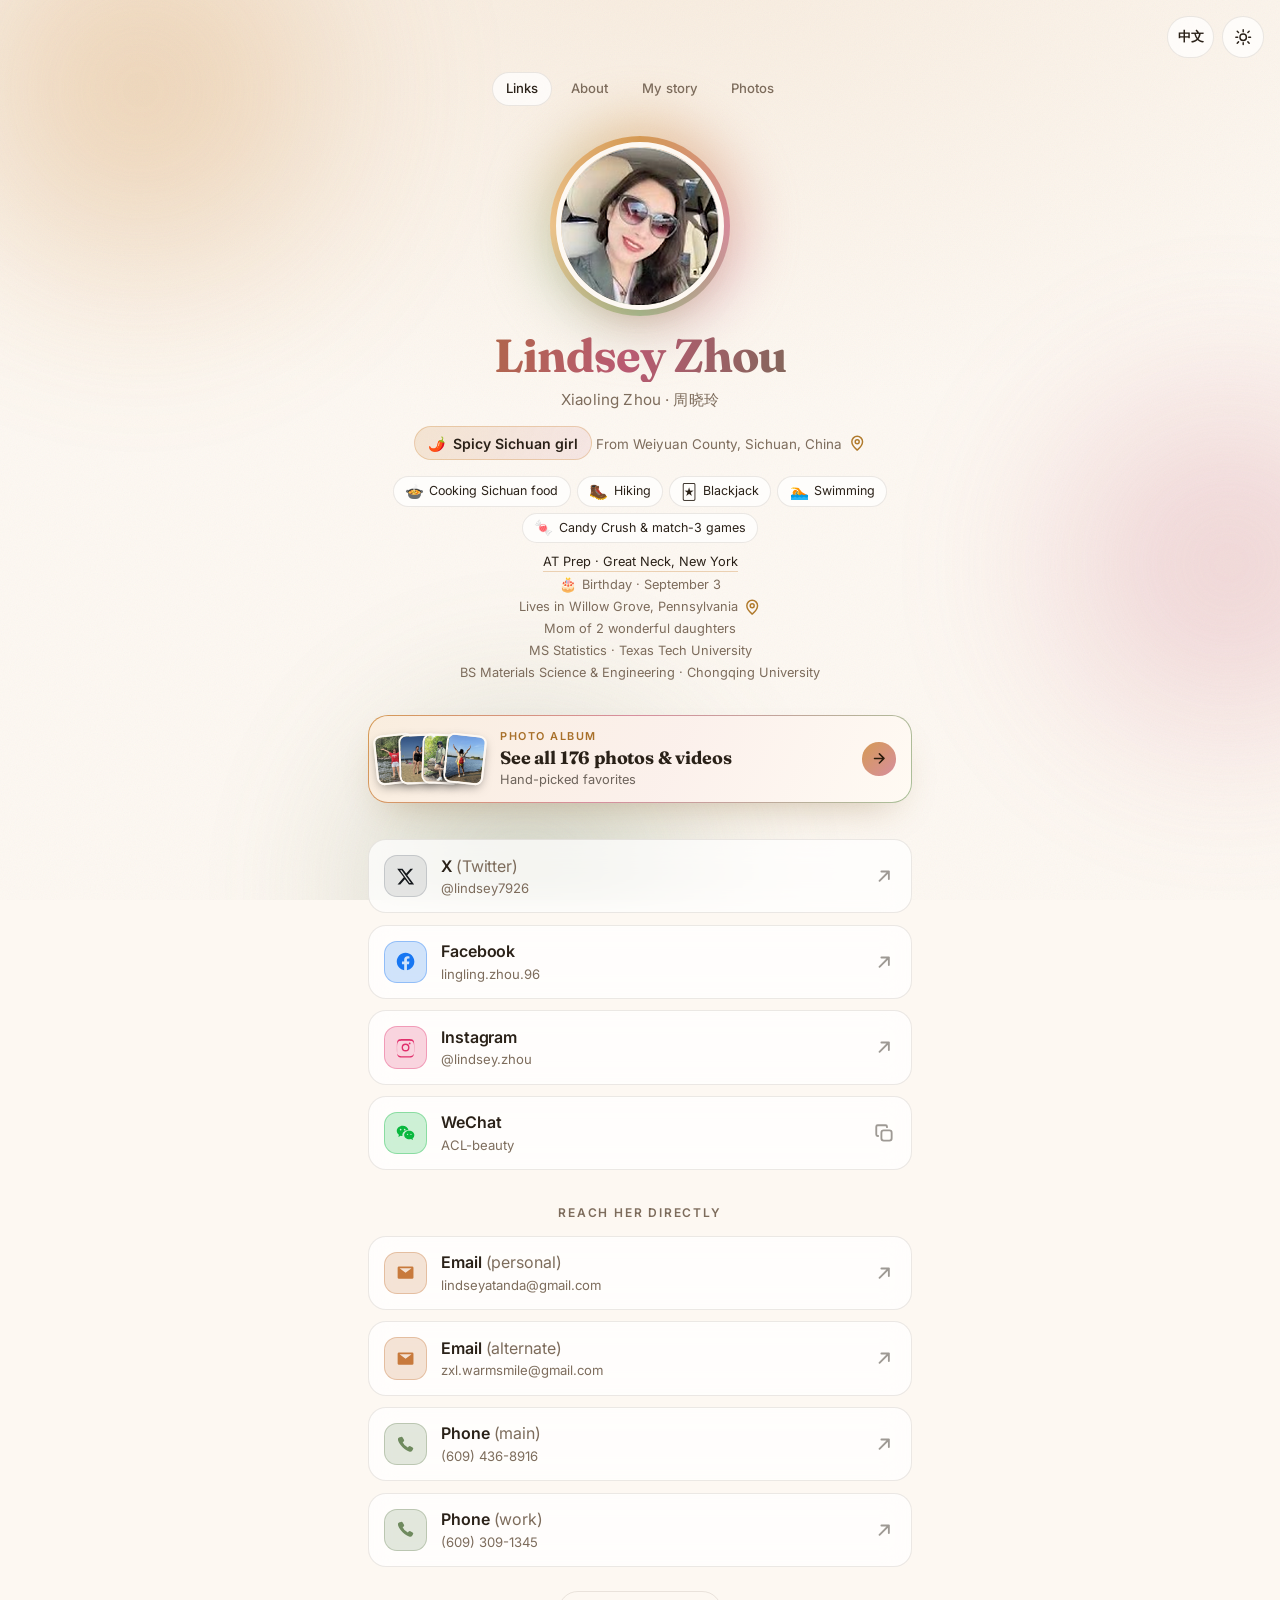
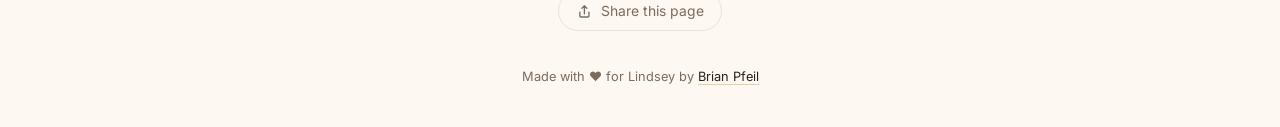
<file: index.html>
<!doctype html>
<html lang="en" data-theme="dark">
<head>
<meta charset="utf-8">
<meta name="viewport" content="width=device-width, initial-scale=1, viewport-fit=cover">
<title>Xiaoling (Lindsey) Zhou — Sichuan, China</title>
<meta name="description" content="Xiaoling (Lindsey) Zhou from Chengdu, China — 周晓玲. Photos, links and contact details in one place.">
<meta name="author" content="Brian Pfeil">
<link rel="me" href="https://brianpfeil.com/about">
<meta name="keywords" content="Lindsey Zhou, Xiaoling Zhou, 周晓玲, Zhou Xiaoling, Lindsey Xiaoling Zhou, lindsey7926, lindsey.zhou, lingling.zhou.96, xiaolingzhou, Chengdu, Sichuan, China, Xiaoling Lindsey Zhou Chengdu, Weiyuan County, Weiyuan, Neijiang, 威远县, Willow Grove PA, Pennsylvania, Lubbock TX, Texas Tech University, Chongqing University, Chongqing, statistics, materials science, AT Prep, Great Neck NY, atprepgn.com">
<link rel="canonical" href="https://lindseyzhou.com/">
<meta name="theme-color" content="#0f0d14" media="(prefers-color-scheme: dark)">
<meta name="theme-color" content="#fdf7ec" media="(prefers-color-scheme: light)">
<meta name="color-scheme" content="dark light">

<meta property="og:type" content="profile">
<meta property="og:url" content="https://lindseyzhou.com/">
<meta property="og:site_name" content="Lindsey Zhou">
<meta property="profile:first_name" content="Xiaoling">
<meta property="profile:last_name" content="Zhou">
<meta property="og:title" content="Xiaoling (Lindsey) Zhou — Sichuan, China">
<meta property="og:description" content="Xiaoling (Lindsey) Zhou from Chengdu, China — 周晓玲. Photos, links and contact details.">
<meta property="og:image" content="https://lindseyzhou.com/assets/avatar.png">
<meta property="og:image:width" content="284">
<meta property="og:image:height" content="284">
<meta name="twitter:card" content="summary">
<meta name="twitter:title" content="Xiaoling (Lindsey) Zhou — Sichuan, China">
<meta name="twitter:description" content="Xiaoling (Lindsey) Zhou from Chengdu, China — 周晓玲. Photos, links and contact details.">
<meta name="twitter:image" content="https://lindseyzhou.com/assets/avatar.png">

<link rel="icon" href="assets/favicon.svg" type="image/svg+xml">
<link rel="apple-touch-icon" href="assets/avatar.png">
<link rel="preconnect" href="https://fonts.googleapis.com">
<link rel="preconnect" href="https://fonts.gstatic.com" crossorigin>
<link rel="stylesheet" href="https://fonts.googleapis.com/css2?family=Fraunces:opsz,wght@9..144,500;9..144,700&family=Inter:wght@400;500;600&display=swap">
<link rel="stylesheet" href="styles.css?v=3aa673a8">

<!-- Google Analytics (GA4) -->
<script async src="https://www.googletagmanager.com/gtag/js?id=G-SKVHNJ985Y"></script>
<script>
  window.dataLayer = window.dataLayer || [];
  function gtag(){ dataLayer.push(arguments); }
  gtag('js', new Date());
  gtag('config', 'G-SKVHNJ985Y');
</script>
</head>
<body data-title-key="doc.title.index">
<div class="bg" aria-hidden="true">
  <span class="orb orb--1"></span>
  <span class="orb orb--2"></span>
  <span class="orb orb--3"></span>
  <span class="grain"></span>
</div>

<button id="theme-toggle" class="theme-toggle" type="button" aria-label="Switch to light theme" data-i18n-aria="theme.toLight" title="Toggle theme">
  <svg class="i-moon" viewBox="0 0 24 24" aria-hidden="true"><path d="M21 12.8A9 9 0 1 1 11.2 3a7 7 0 0 0 9.8 9.8Z"/></svg>
  <svg class="i-sun" viewBox="0 0 24 24" aria-hidden="true"><circle cx="12" cy="12" r="4.2"/><path d="M12 2.4v2.4M12 19.2v2.4M4.2 4.2l1.7 1.7M18.1 18.1l1.7 1.7M2.4 12h2.4M19.2 12h2.4M4.2 19.8l1.7-1.7M18.1 5.9l1.7-1.7"/></svg>
</button>

<button id="lang-toggle" class="lang-toggle" type="button" aria-label="切换到中文" data-i18n-aria="lang.aria">
  <span data-i18n="lang.label">中文</span>
</button>

<main class="wrap">
  <nav class="page-nav" aria-label="Site">
    <a href="index.html" aria-current="page" data-i18n="nav.links">Links</a>
    <a href="about.html" data-i18n="nav.about">About</a>
    <a href="story.html" data-i18n="nav.story">My story</a>
    <a href="gallery.html" data-i18n="nav.photos">Photos</a>
  </nav>


  <header class="hero">
    <div class="avatar" style="--d:1">
      <span class="avatar__ring" aria-hidden="true"></span>
      <img src="assets/avatar.png" alt="Lindsey Zhou's profile picture" width="284" height="284" fetchpriority="high">
    </div>

    <h1 class="name" style="--d:2" data-i18n="name">Lindsey Zhou</h1>
    <p class="alt-name" style="--d:3">Xiaoling Zhou <span aria-hidden="true">·</span> <span lang="zh-Hans">周晓玲</span></p>
    <p class="tagline-pill" style="--d:4"><span class="tagline-pill__emoji" aria-hidden="true">🌶️</span><span data-i18n="tagline">Spicy Sichuan girl</span></p>
    <p class="origin" style="--d:5"><span data-i18n="origin">From Weiyuan County, Sichuan, China</span><a class="origin__pin" href="https://www.google.com/maps/search/?api=1&amp;query=Weiyuan+County%2C+Neijiang%2C+Sichuan%2C+China" target="_blank" rel="noopener noreferrer" aria-label="Open Weiyuan County in Google Maps" data-i18n-aria="origin.map"><svg viewBox="0 0 24 24" aria-hidden="true"><path d="M12 21s7-6.2 7-11a7 7 0 1 0-14 0c0 4.8 7 11 7 11Z"/><circle cx="12" cy="10" r="2.6"/></svg></a></p>
    <ul class="likes" style="--d:6" aria-label="Likes">
      <li><span class="likes__emoji" aria-hidden="true">🍲</span><span data-i18n="like.cooking">Cooking Sichuan food</span></li>
      <li><span class="likes__emoji" aria-hidden="true">🥾</span><span data-i18n="like.hiking">Hiking</span></li>
      <li><span class="likes__emoji" aria-hidden="true">🃏</span><span data-i18n="like.blackjack">Blackjack</span></li>
      <li><span class="likes__emoji" aria-hidden="true">🏊</span><span data-i18n="like.swimming">Swimming</span></li>
      <li><span class="likes__emoji" aria-hidden="true">🍬</span><span data-i18n="like.candy">Candy Crush &amp; match-3 games</span></li>
    </ul>

    <ul class="about" style="--d:7">
      <li><a class="about__link" href="https://atprepgn.com/" target="_blank" rel="noopener noreferrer" data-i18n="about.work">AT Prep &middot; Great Neck, New York</a></li>
      <li><span class="about__emoji" aria-hidden="true">🎂</span><span data-i18n="about.birthday">Birthday &middot; September 3</span></li>
      <li><span data-i18n="about.lives">Lives in Willow Grove, Pennsylvania</span><a class="origin__pin" href="https://www.google.com/maps/search/?api=1&amp;query=Willow+Grove%2C+Pennsylvania" target="_blank" rel="noopener noreferrer" aria-label="Open Willow Grove, Pennsylvania in Google Maps" data-i18n-aria="about.lives.map"><svg viewBox="0 0 24 24" aria-hidden="true"><path d="M12 21s7-6.2 7-11a7 7 0 1 0-14 0c0 4.8 7 11 7 11Z"/><circle cx="12" cy="10" r="2.6"/></svg></a></li>
      <li data-i18n="about.family">Mom of 2 wonderful daughters</li>
      <li data-i18n="about.ms">MS Statistics &middot; Texas Tech University</li>
      <li data-i18n="about.bs">BS Materials Science &amp; Engineering &middot; Chongqing University</li>
    </ul>

  </header>


  <a class="cta" href="gallery.html" style="--d:8">
    <span class="cta__peek" aria-hidden="true">
      <img src="assets/gallery/thumbs/IMG_9911.jpg" alt="" width="40" height="50" loading="lazy" decoding="async">
      <img src="assets/gallery/thumbs/IMG_1667.jpg" alt="" width="40" height="50" loading="lazy" decoding="async">
      <img src="assets/gallery/thumbs/IMG_7823.jpg" alt="" width="40" height="50" loading="lazy" decoding="async">
      <img src="assets/gallery/thumbs/IMG_9244.jpg" alt="" width="40" height="50" loading="lazy" decoding="async">
    </span>
    <span class="cta__body">
      <span class="cta__kicker" data-i18n="cta.kicker">Photo album</span>
      <span class="cta__title" data-i18n="cta.title">See all 176 photos &amp; videos</span>
      <span class="cta__sub" data-i18n="cta.sub">Hand-picked favorites</span>
    </span>
    <span class="cta__go" aria-hidden="true">
      <svg viewBox="0 0 24 24"><path d="M5 12h13M12 5.5 18.5 12 12 18.5"/></svg>
    </span>
  </a>

  <nav class="links" aria-label="Lindsey's links">
    <a class="link" style="--d:9" href="https://x.com/lindsey7926" target="_blank" rel="noopener noreferrer" data-brand="x">
      <span class="link__icon">
        <svg viewBox="0 0 24 24" aria-hidden="true"><path d="M17.53 3h3.02l-6.6 7.54L21.75 21h-5.9l-4.62-6.04L5.94 21H2.92l7.06-8.07L2.5 3h6.05l4.18 5.52ZM16.47 19.2h1.67L7.6 4.7H5.81Z"/></svg>
      </span>
      <span class="link__body">
        <span class="link__title"><span data-i18n="link.x">X</span> <span class="link__title-dim" data-i18n="link.x.dim">(Twitter)</span></span>
        <span class="link__sub">@lindsey7926</span>
      </span>
      <span class="link__go" aria-hidden="true">
        <svg viewBox="0 0 24 24"><path d="M7 17 17 7M9 7h8v8"/></svg>
      </span>
    </a>

    <a class="link" style="--d:10" href="https://www.facebook.com/lingling.zhou.96" target="_blank" rel="noopener noreferrer" data-brand="facebook">
      <span class="link__icon">
        <svg viewBox="0 0 24 24" aria-hidden="true"><path d="M22 12.06C22 6.5 17.52 2 12 2S2 6.5 2 12.06c0 5.02 3.66 9.18 8.44 9.94v-7.03H7.9v-2.9h2.54V9.85c0-2.52 1.5-3.91 3.77-3.91 1.09 0 2.24.2 2.24.2v2.46h-1.26c-1.24 0-1.63.78-1.63 1.57v1.89h2.78l-.45 2.9h-2.33V22c4.78-.76 8.44-4.92 8.44-9.94Z"/></svg>
      </span>
      <span class="link__body">
        <span class="link__title" data-i18n="link.facebook">Facebook</span>
        <span class="link__sub">lingling.zhou.96</span>
      </span>
      <span class="link__go" aria-hidden="true">
        <svg viewBox="0 0 24 24"><path d="M7 17 17 7M9 7h8v8"/></svg>
      </span>
    </a>

    <a class="link" style="--d:11" href="https://www.instagram.com/lindsey.zhou" target="_blank" rel="noopener noreferrer" data-brand="instagram">
      <span class="link__icon">
        <svg viewBox="0 0 24 24" aria-hidden="true"><path d="M12 2.16c3.2 0 3.58.01 4.85.07 1.17.05 1.8.25 2.23.41.56.22.96.48 1.38.9.42.42.68.82.9 1.38.16.42.36 1.06.41 2.23.06 1.27.07 1.65.07 4.85s-.01 3.58-.07 4.85c-.05 1.17-.25 1.8-.41 2.23-.22.56-.48.96-.9 1.38-.42.42-.82.68-1.38.9-.42.16-1.06.36-2.23.41-1.27.06-1.65.07-4.85.07s-3.58-.01-4.85-.07c-1.17-.05-1.8-.25-2.23-.41a3.8 3.8 0 0 1-1.38-.9 3.8 3.8 0 0 1-.9-1.38c-.16-.42-.36-1.06-.41-2.23C2.17 15.58 2.16 15.2 2.16 12s.01-3.58.07-4.85c.05-1.17.25-1.8.41-2.23.22-.56.48-.96.9-1.38.42-.42.82-.68 1.38-.9.42-.16 1.06-.36 2.23-.41C8.42 2.17 8.8 2.16 12 2.16Zm0 1.98c-3.14 0-3.51.01-4.75.07-1.15.05-1.77.24-2.18.4-.55.22-.94.47-1.35.88-.41.41-.66.8-.88 1.35-.16.41-.35 1.03-.4 2.18-.06 1.24-.07 1.61-.07 4.75s.01 3.51.07 4.75c.05 1.15.24 1.77.4 2.18.22.55.47.94.88 1.35.41.41.8.66 1.35.88.41.16 1.03.35 2.18.4 1.24.06 1.61.07 4.75.07s3.51-.01 4.75-.07c1.15-.05 1.77-.24 2.18-.4.55-.22.94-.47 1.35-.88.41-.41.66-.8.88-1.35.16-.41.35-1.03.4-2.18.06-1.24.07-1.61.07-4.75s-.01-3.51-.07-4.75c-.05-1.15-.24-1.77-.4-2.18a3.6 3.6 0 0 0-.88-1.35 3.6 3.6 0 0 0-1.35-.88c-.41-.16-1.03-.35-2.18-.4-1.24-.06-1.61-.07-4.75-.07Zm0 3.37a4.49 4.49 0 1 1 0 8.98 4.49 4.49 0 0 1 0-8.98Zm0 7.4a2.91 2.91 0 1 0 0-5.82 2.91 2.91 0 0 0 0 5.82Zm5.72-7.6a1.05 1.05 0 1 1-2.1 0 1.05 1.05 0 0 1 2.1 0Z"/></svg>
      </span>
      <span class="link__body">
        <span class="link__title" data-i18n="link.instagram">Instagram</span>
        <span class="link__sub">@lindsey.zhou</span>
      </span>
      <span class="link__go" aria-hidden="true">
        <svg viewBox="0 0 24 24"><path d="M7 17 17 7M9 7h8v8"/></svg>
      </span>
    </a>

    <button class="link link--copy" style="--d:12" type="button" data-brand="wechat" data-copy="ACL-beauty" aria-label="Copy WeChat ID ACL-beauty" data-i18n-aria="link.wechat.aria">
      <span class="link__icon">
        <svg viewBox="0 0 24 24" aria-hidden="true"><path d="M8.7 3C4.99 3 2 5.62 2 8.85c0 1.83.96 3.46 2.48 4.55L3.8 15.9l2.63-1.34c.66.2 1.36.32 2.09.34a5.6 5.6 0 0 1-.14-1.23c0-3.02 2.9-5.44 6.48-5.44l.5.02C14.83 5.24 12.06 3 8.7 3Zm-2.3 3.6a.94.94 0 1 1 0 1.88.94.94 0 0 1 0-1.88Zm4.6 0a.94.94 0 1 1 0 1.88.94.94 0 0 1 0-1.88Z"/><path d="M22 13.6c0-2.7-2.6-4.9-5.8-4.9s-5.8 2.2-5.8 4.9 2.6 4.9 5.8 4.9c.67 0 1.3-.1 1.9-.28L20.5 19.4l-.53-1.77A4.76 4.76 0 0 0 22 13.6Zm-7.75-1.5a.78.78 0 1 1 0 1.56.78.78 0 0 1 0-1.56Zm3.9 0a.78.78 0 1 1 0 1.56.78.78 0 0 1 0-1.56Z"/></svg>
      </span>
      <span class="link__body">
        <span class="link__title" data-i18n="link.wechat">WeChat</span>
        <span class="link__sub">ACL-beauty</span>
      </span>
      <span class="link__go link__go--copy" aria-hidden="true">
        <svg class="i-copy" viewBox="0 0 24 24"><rect x="9" y="9" width="11" height="11" rx="2.5"/><path d="M5.5 15H5a1.5 1.5 0 0 1-1.5-1.5V5A1.5 1.5 0 0 1 5 3.5h8.5A1.5 1.5 0 0 1 15 5v.5"/></svg>
        <svg class="i-check" viewBox="0 0 24 24"><path d="m5 12.5 4.5 4.5L19 7.5"/></svg>
      </span>
    </button>
  </nav>


  <h2 class="section-label" data-i18n="contact.heading">Reach her directly</h2>
  <nav class="links links--contact" aria-label="Contact details">
    <a class="link" style="--d:13" href="mailto:lindseyatanda@gmail.com" data-brand="mail">
      <span class="link__icon"><svg viewBox="0 0 24 24" aria-hidden="true"><path d="M3 6.5A1.5 1.5 0 0 1 4.5 5h15A1.5 1.5 0 0 1 21 6.5v11a1.5 1.5 0 0 1-1.5 1.5h-15A1.5 1.5 0 0 1 3 17.5Zm2.2.5 6.8 5.1L18.8 7Z"/></svg></span>
      <span class="link__body">
        <span class="link__title"><span data-i18n="contact.email">Email</span> <span class="link__title-dim" data-i18n="contact.personal">(personal)</span></span>
        <span class="link__sub">lindseyatanda@gmail.com</span>
      </span>
      <span class="link__go" aria-hidden="true"><svg viewBox="0 0 24 24"><path d="M7 17 17 7M9 7h8v8"/></svg></span>
    </a>
    <a class="link" style="--d:14" href="mailto:zxl.warmsmile@gmail.com" data-brand="mail">
      <span class="link__icon"><svg viewBox="0 0 24 24" aria-hidden="true"><path d="M3 6.5A1.5 1.5 0 0 1 4.5 5h15A1.5 1.5 0 0 1 21 6.5v11a1.5 1.5 0 0 1-1.5 1.5h-15A1.5 1.5 0 0 1 3 17.5Zm2.2.5 6.8 5.1L18.8 7Z"/></svg></span>
      <span class="link__body">
        <span class="link__title"><span data-i18n="contact.email">Email</span> <span class="link__title-dim" data-i18n="contact.alternate">(alternate)</span></span>
        <span class="link__sub">zxl.warmsmile@gmail.com</span>
      </span>
      <span class="link__go" aria-hidden="true"><svg viewBox="0 0 24 24"><path d="M7 17 17 7M9 7h8v8"/></svg></span>
    </a>
    <a class="link" style="--d:15" href="tel:+16094368916" data-brand="phone">
      <span class="link__icon"><svg viewBox="0 0 24 24" aria-hidden="true"><path d="M6.6 3.5a1.5 1.5 0 0 1 2.1.5l1.5 2.5a1.5 1.5 0 0 1-.3 1.9l-1.2 1a11 11 0 0 0 5.9 5.9l1-1.2a1.5 1.5 0 0 1 1.9-.3l2.5 1.5a1.5 1.5 0 0 1 .5 2.1l-1 1.6a2.5 2.5 0 0 1-2.8 1.1C11.4 19 5 12.6 3.4 6.9A2.5 2.5 0 0 1 4.5 4.1Z"/></svg></span>
      <span class="link__body">
        <span class="link__title"><span data-i18n="contact.phone">Phone</span> <span class="link__title-dim" data-i18n="contact.main">(main)</span></span>
        <span class="link__sub">(609) 436-8916</span>
      </span>
      <span class="link__go" aria-hidden="true"><svg viewBox="0 0 24 24"><path d="M7 17 17 7M9 7h8v8"/></svg></span>
    </a>
    <a class="link" style="--d:16" href="tel:+16093091345" data-brand="phone">
      <span class="link__icon"><svg viewBox="0 0 24 24" aria-hidden="true"><path d="M6.6 3.5a1.5 1.5 0 0 1 2.1.5l1.5 2.5a1.5 1.5 0 0 1-.3 1.9l-1.2 1a11 11 0 0 0 5.9 5.9l1-1.2a1.5 1.5 0 0 1 1.9-.3l2.5 1.5a1.5 1.5 0 0 1 .5 2.1l-1 1.6a2.5 2.5 0 0 1-2.8 1.1C11.4 19 5 12.6 3.4 6.9A2.5 2.5 0 0 1 4.5 4.1Z"/></svg></span>
      <span class="link__body">
        <span class="link__title"><span data-i18n="contact.phone">Phone</span> <span class="link__title-dim" data-i18n="contact.work">(work)</span></span>
        <span class="link__sub">(609) 309-1345</span>
      </span>
      <span class="link__go" aria-hidden="true"><svg viewBox="0 0 24 24"><path d="M7 17 17 7M9 7h8v8"/></svg></span>
    </a>
  </nav>

  <div class="actions" style="--d:17">
    <button id="share" class="ghost-btn" type="button">
      <svg viewBox="0 0 24 24" aria-hidden="true"><path d="M12 15.5V4M8.5 7.5 12 4l3.5 3.5"/><path d="M5.5 13v5.5A1.5 1.5 0 0 0 7 20h10a1.5 1.5 0 0 0 1.5-1.5V13"/></svg>
      <span id="share-label" data-i18n="share">Share this page</span>
    </button>
  </div>

  <footer class="foot" style="--d:18">
    <p>
      <span data-i18n="footer">Made with ♥ for Lindsey</span>
      <span data-i18n="footer.by">by</span>
      <a class="foot__by" href="https://brianpfeil.com/about" rel="me noopener" target="_blank">Brian Pfeil</a>
    </p>
  </footer>
</main>

<div id="toast" class="toast" role="status" aria-live="polite"></div>

<script type="application/ld+json">
{
  "@context": "https://schema.org",
  "@type": "Person",
  "name": "Lindsey Zhou",
  "givenName": "Xiaoling",
  "familyName": "Zhou",
  "alternateName": [
    "Xiaoling Zhou",
    "Lindsey Xiaoling Zhou",
    "Zhou Xiaoling",
    "周晓玲",
    "lindsey7926",
    "lindsey.zhou",
    "lingling.zhou.96"
  ],
  "url": "https://lindseyzhou.com/",
  "birthPlace": {
    "@type": "Place",
    "name": "Weiyuan County, Neijiang, Sichuan, China",
    "address": {"@type": "PostalAddress", "addressLocality": "Weiyuan County", "addressRegion": "Sichuan", "addressCountry": "CN"}
  },
  "homeLocation": {
    "@type": "Place",
    "name": "Willow Grove, Pennsylvania, United States",
    "address": {"@type": "PostalAddress", "addressLocality": "Willow Grove", "addressRegion": "PA", "addressCountry": "US"}
  },
  "nationality": {"@type": "Country", "name": "China"},
  "alumniOf": [
    {
      "@type": "CollegeOrUniversity",
      "name": "Texas Tech University",
      "address": {"@type": "PostalAddress", "addressLocality": "Lubbock", "addressRegion": "TX", "addressCountry": "US"}
    },
    {
      "@type": "CollegeOrUniversity",
      "name": "Chongqing University",
      "address": {"@type": "PostalAddress", "addressLocality": "Chongqing", "addressCountry": "CN"}
    }
  ],
  "worksFor": {
    "@type": "Organization",
    "name": "AT Prep",
    "url": "https://atprepgn.com/",
    "address": {"@type": "PostalAddress", "addressLocality": "Great Neck", "addressRegion": "NY", "addressCountry": "US"}
  },
  "workLocation": {
    "@type": "Place",
    "address": {"@type": "PostalAddress", "addressLocality": "Great Neck", "addressRegion": "NY", "addressCountry": "US"}
  },
  "knowsAbout": ["Sichuan cuisine", "Cooking", "Hiking", "Blackjack", "Swimming", "Candy Crush", "Match-3 puzzle games"],
  "knowsLanguage": ["zh-Hans", "en"],
  "knows": [
    {
      "@type": "Person",
      "name": "Brian Pfeil",
      "url": "https://brianpfeil.com/about",
      "description": "Partner for life"
    }
  ],
  "image": "assets/avatar.png",
  "email": ["mailto:lindseyatanda@gmail.com", "mailto:zxl.warmsmile@gmail.com"],
  "telephone": ["+1-609-436-8916", "+1-609-309-1345"],
  "sameAs": [
    "https://x.com/lindsey7926",
    "https://www.instagram.com/lindsey.zhou",
    "https://www.facebook.com/lingling.zhou.96"
  ]
}
</script>
<script src="i18n.js?v=ea0f3142" defer></script>
<script src="script.js?v=1eaff546" defer></script>
</body>
</html>
</file>
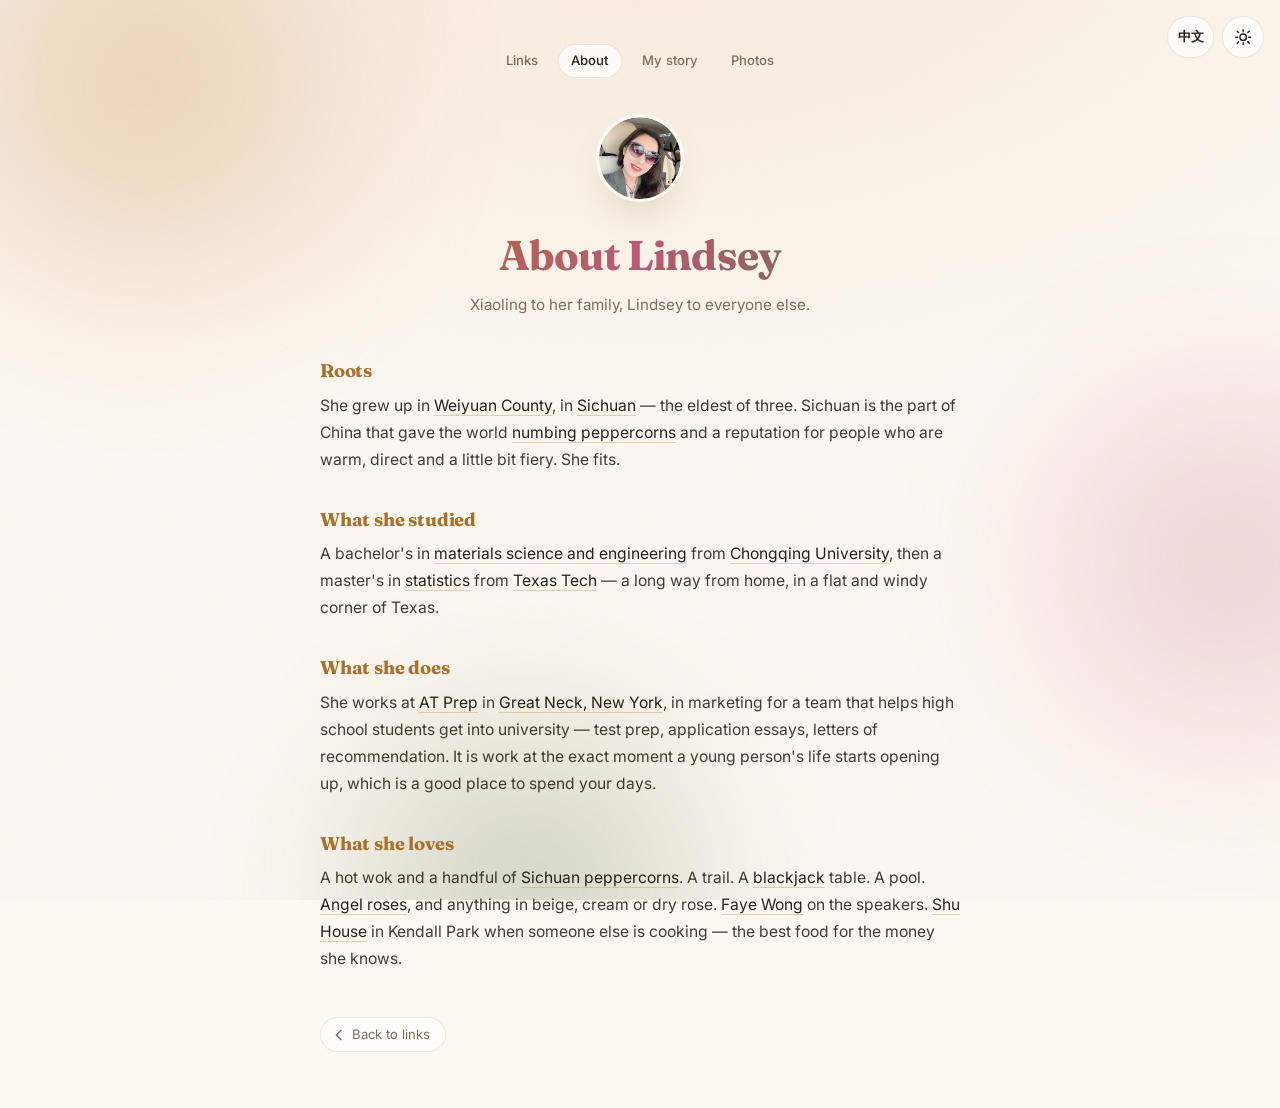
<file: about.html>
<!doctype html>
<html lang="en" data-theme="dark">
<head>
<meta charset="utf-8">
<meta name="viewport" content="width=device-width, initial-scale=1, viewport-fit=cover">
<title>About — Xiaoling (Lindsey) Zhou</title>
<meta name="description" content="About Xiaoling (Lindsey) Zhou — from Weiyuan County, Sichuan, to Chongqing, Texas and the East Coast.">
<link rel="canonical" href="https://lindseyzhou.com/about.html">
<meta name="author" content="Brian Pfeil">
<meta name="theme-color" content="#12100f" media="(prefers-color-scheme: dark)">
<meta name="theme-color" content="#fdf8f2" media="(prefers-color-scheme: light)">
<meta name="color-scheme" content="dark light">
<meta property="og:type" content="article">
<meta property="og:site_name" content="Lindsey Zhou">
<meta property="og:url" content="https://lindseyzhou.com/about.html">
<meta property="og:title" content="About — Xiaoling (Lindsey) Zhou">
<meta property="og:description" content="Where she's from, what she studied, what she does, and what she loves.">
<meta property="og:image" content="https://lindseyzhou.com/assets/avatar.png">
<meta name="twitter:card" content="summary">
<meta name="twitter:title" content="About — Xiaoling (Lindsey) Zhou">
<meta name="twitter:description" content="Where she's from, what she studied, what she does, and what she loves.">
<meta name="twitter:image" content="https://lindseyzhou.com/assets/avatar.png">
<link rel="icon" href="assets/favicon.svg" type="image/svg+xml">
<link rel="preconnect" href="https://fonts.googleapis.com">
<link rel="preconnect" href="https://fonts.gstatic.com" crossorigin>
<link rel="stylesheet" href="https://fonts.googleapis.com/css2?family=Fraunces:opsz,wght@9..144,500;9..144,700&family=Inter:wght@400;500;600&display=swap">
<link rel="stylesheet" href="styles.css?v=3aa673a8">
<script async src="https://www.googletagmanager.com/gtag/js?id=G-SKVHNJ985Y"></script>
<script>
  window.dataLayer = window.dataLayer || [];
  function gtag(){ dataLayer.push(arguments); }
  gtag('js', new Date());
  gtag('config', 'G-SKVHNJ985Y');
</script>
</head>
<body data-title-key="doc.title.about">
<div class="bg" aria-hidden="true">
  <span class="orb orb--1"></span><span class="orb orb--2"></span><span class="orb orb--3"></span><span class="grain"></span>
</div>

<button id="theme-toggle" class="theme-toggle" type="button" aria-label="Switch to light theme" data-i18n-aria="theme.toLight" title="Toggle theme">
  <svg class="i-moon" viewBox="0 0 24 24" aria-hidden="true"><path d="M21 12.8A9 9 0 1 1 11.2 3a7 7 0 0 0 9.8 9.8Z"/></svg>
  <svg class="i-sun" viewBox="0 0 24 24" aria-hidden="true"><circle cx="12" cy="12" r="4.2"/><path d="M12 2.4v2.4M12 19.2v2.4M4.2 4.2l1.7 1.7M18.1 18.1l1.7 1.7M2.4 12h2.4M19.2 12h2.4M4.2 19.8l1.7-1.7M18.1 5.9l1.7-1.7"/></svg>
</button>
<button id="lang-toggle" class="lang-toggle" type="button" aria-label="切换到中文" data-i18n-aria="lang.aria">
  <span data-i18n="lang.label">中文</span>
</button>

<main class="page">
  <nav class="page-nav" aria-label="Site">
    <a href="index.html" data-i18n="nav.links">Links</a>
    <a href="about.html" aria-current="page" data-i18n="nav.about">About</a>
    <a href="story.html" data-i18n="nav.story">My story</a>
    <a href="gallery.html" data-i18n="nav.photos">Photos</a>
  </nav>

  <header class="page-head">
    <img class="page-avatar" src="assets/avatar.png" alt="Lindsey Zhou" width="284" height="284">
    <h1 class="page-title" data-i18n="about.title">About Lindsey</h1>
    <p class="page-lede" data-i18n="about.lede">Xiaoling to her family, Lindsey to everyone else.</p>
  </header>

  <section class="prose">
    <h2 data-i18n="about.h.roots">Roots</h2>
    <p data-i18n-html="about.p.roots">She grew up in <a href="https://en.wikipedia.org/wiki/Weiyuan_County,_Sichuan" target="_blank" rel="noopener noreferrer">Weiyuan County</a>, in <a href="https://en.wikipedia.org/wiki/Sichuan" target="_blank" rel="noopener noreferrer">Sichuan</a> — the eldest of three. Sichuan is the part of China that gave the world <a href="https://en.wikipedia.org/wiki/Sichuan_pepper" target="_blank" rel="noopener noreferrer">numbing peppercorns</a> and a reputation for people who are warm, direct and a little bit fiery. She fits.</p>

    <h2 data-i18n="about.h.study">What she studied</h2>
    <p data-i18n-html="about.p.study">A bachelor's in <a href="https://en.wikipedia.org/wiki/Materials_science" target="_blank" rel="noopener noreferrer">materials science and engineering</a> from <a href="https://en.wikipedia.org/wiki/Chongqing_University" target="_blank" rel="noopener noreferrer">Chongqing University</a>, then a master's in <a href="https://en.wikipedia.org/wiki/Statistics" target="_blank" rel="noopener noreferrer">statistics</a> from <a href="https://www.ttu.edu/" target="_blank" rel="noopener noreferrer">Texas Tech</a> — a long way from home, in a flat and windy corner of Texas.</p>

    <h2 data-i18n="about.h.work">What she does</h2>
    <p data-i18n-html="about.p.work">She works at <a href="https://atprepgn.com/" target="_blank" rel="noopener noreferrer">AT Prep</a> in <a href="https://en.wikipedia.org/wiki/Great_Neck,_New_York" target="_blank" rel="noopener noreferrer">Great Neck, New York</a>, in marketing for a team that helps high school students get into university — test prep, application essays, letters of recommendation. It is work at the exact moment a young person's life starts opening up, which is a good place to spend your days.</p>

    <h2 data-i18n="about.h.loves">What she loves</h2>
    <p data-i18n-html="about.p.loves">A hot wok and a handful of <a href="https://en.wikipedia.org/wiki/Sichuan_pepper" target="_blank" rel="noopener noreferrer">Sichuan peppercorns</a>. A trail. A <a href="https://en.wikipedia.org/wiki/Blackjack" target="_blank" rel="noopener noreferrer">blackjack</a> table. A pool. <a href="https://en.wikipedia.org/wiki/Garden_roses" target="_blank" rel="noopener noreferrer">Angel roses</a>, and anything in beige, cream or dry rose. <a href="https://en.wikipedia.org/wiki/Faye_Wong" target="_blank" rel="noopener noreferrer">Faye Wong</a> on the speakers. <a href="https://www.google.com/maps/search/?api=1&amp;query=Shu+House%2C+3132+NJ-27%2C+Kendall+Park%2C+NJ+08824" target="_blank" rel="noopener noreferrer">Shu House</a> in Kendall Park when someone else is cooking — the best food for the money she knows.</p>
  </section>

  <a class="page-back" href="index.html">
    <svg viewBox="0 0 24 24" aria-hidden="true"><path d="M15 5 8 12l7 7"/></svg>
    <span data-i18n="nav.back">Back to links</span>
  </a>
</main>

<script src="i18n.js?v=ea0f3142" defer></script>
<script src="page.js?v=b7fdebab" defer></script>
</body>
</html>
</file>
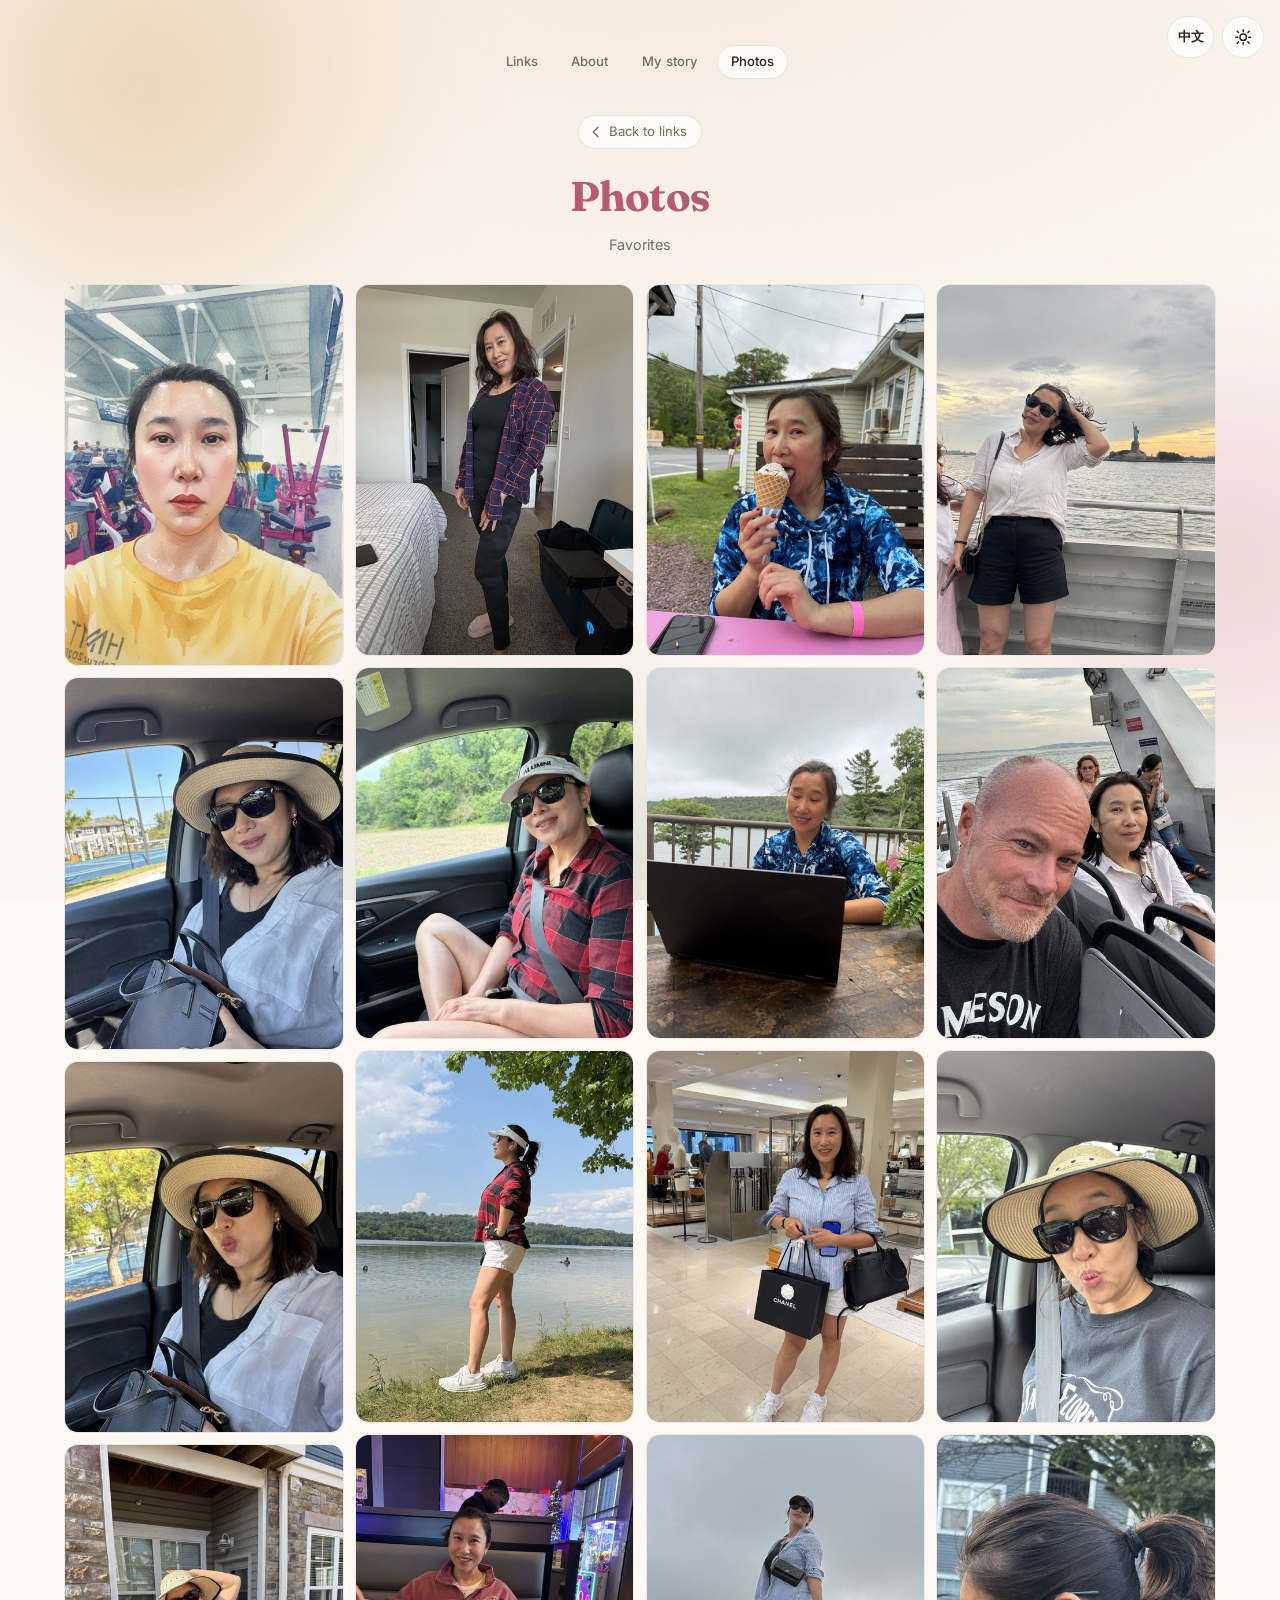
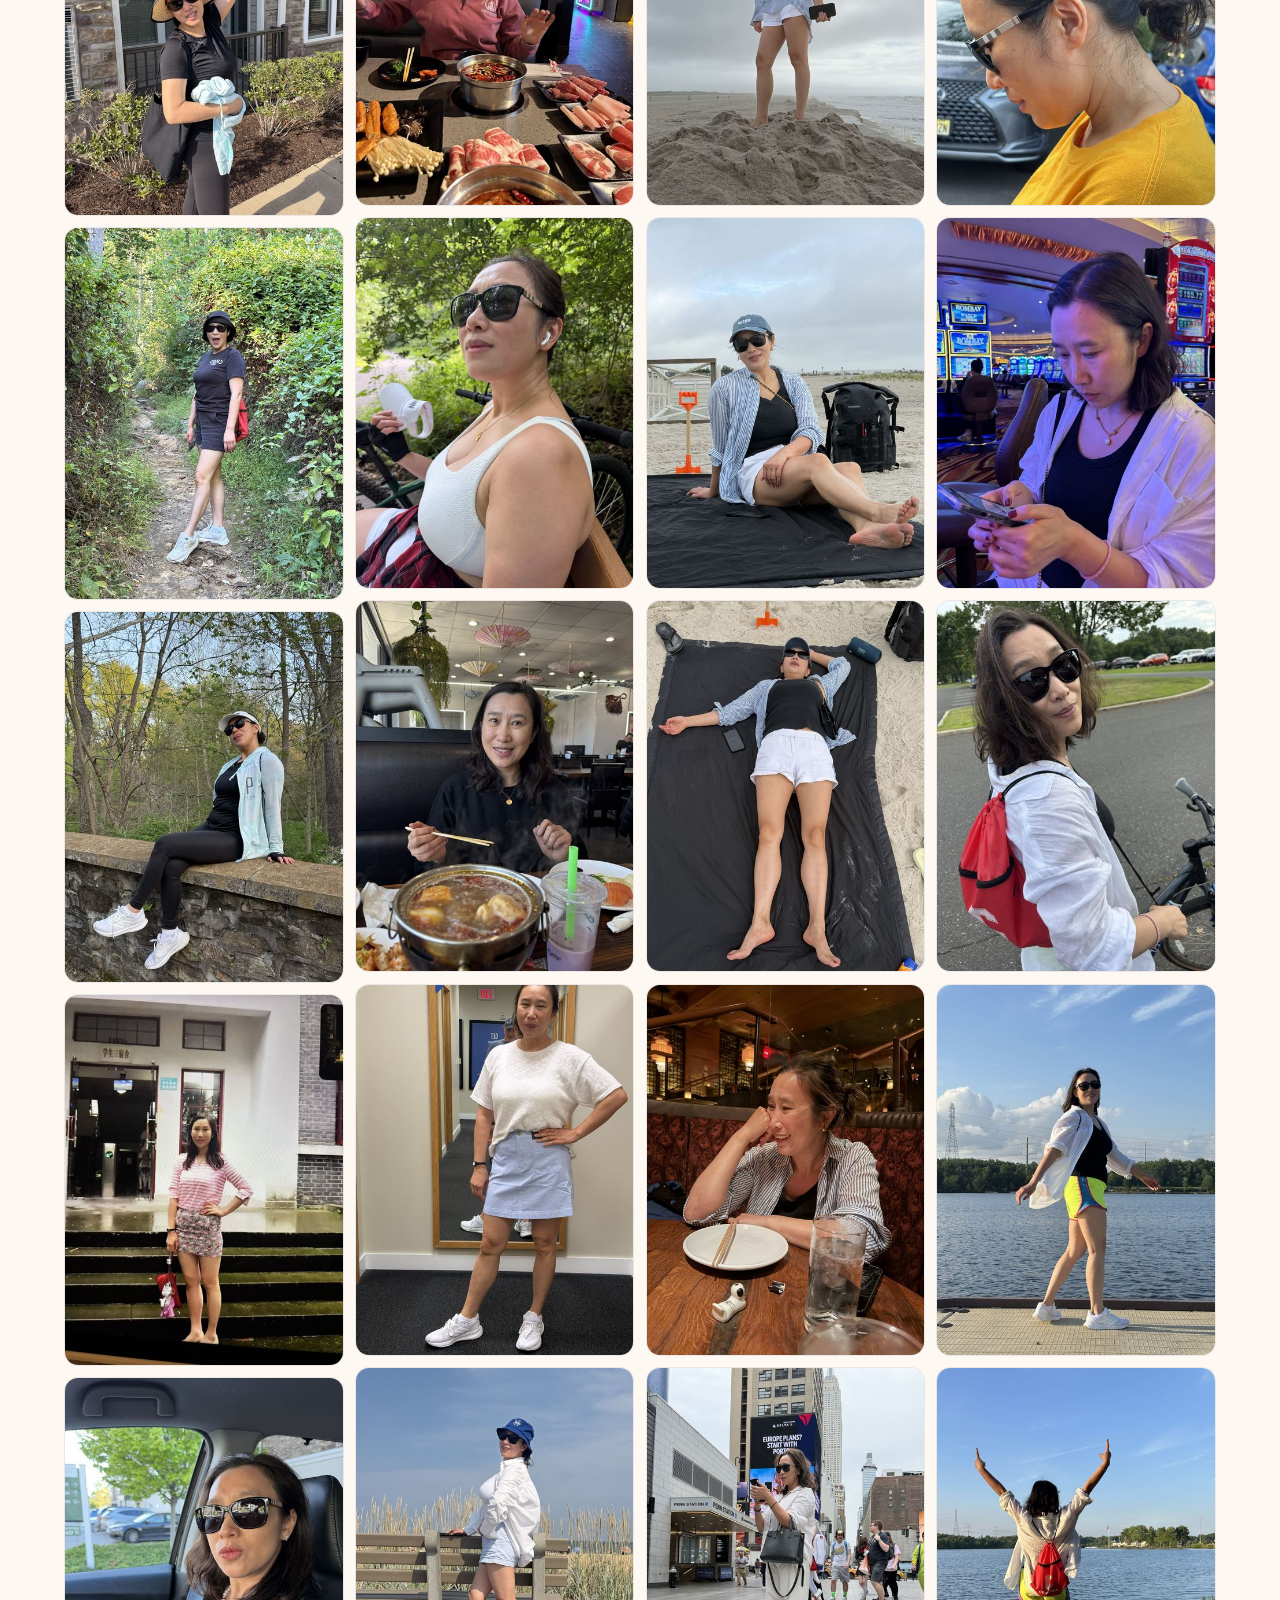
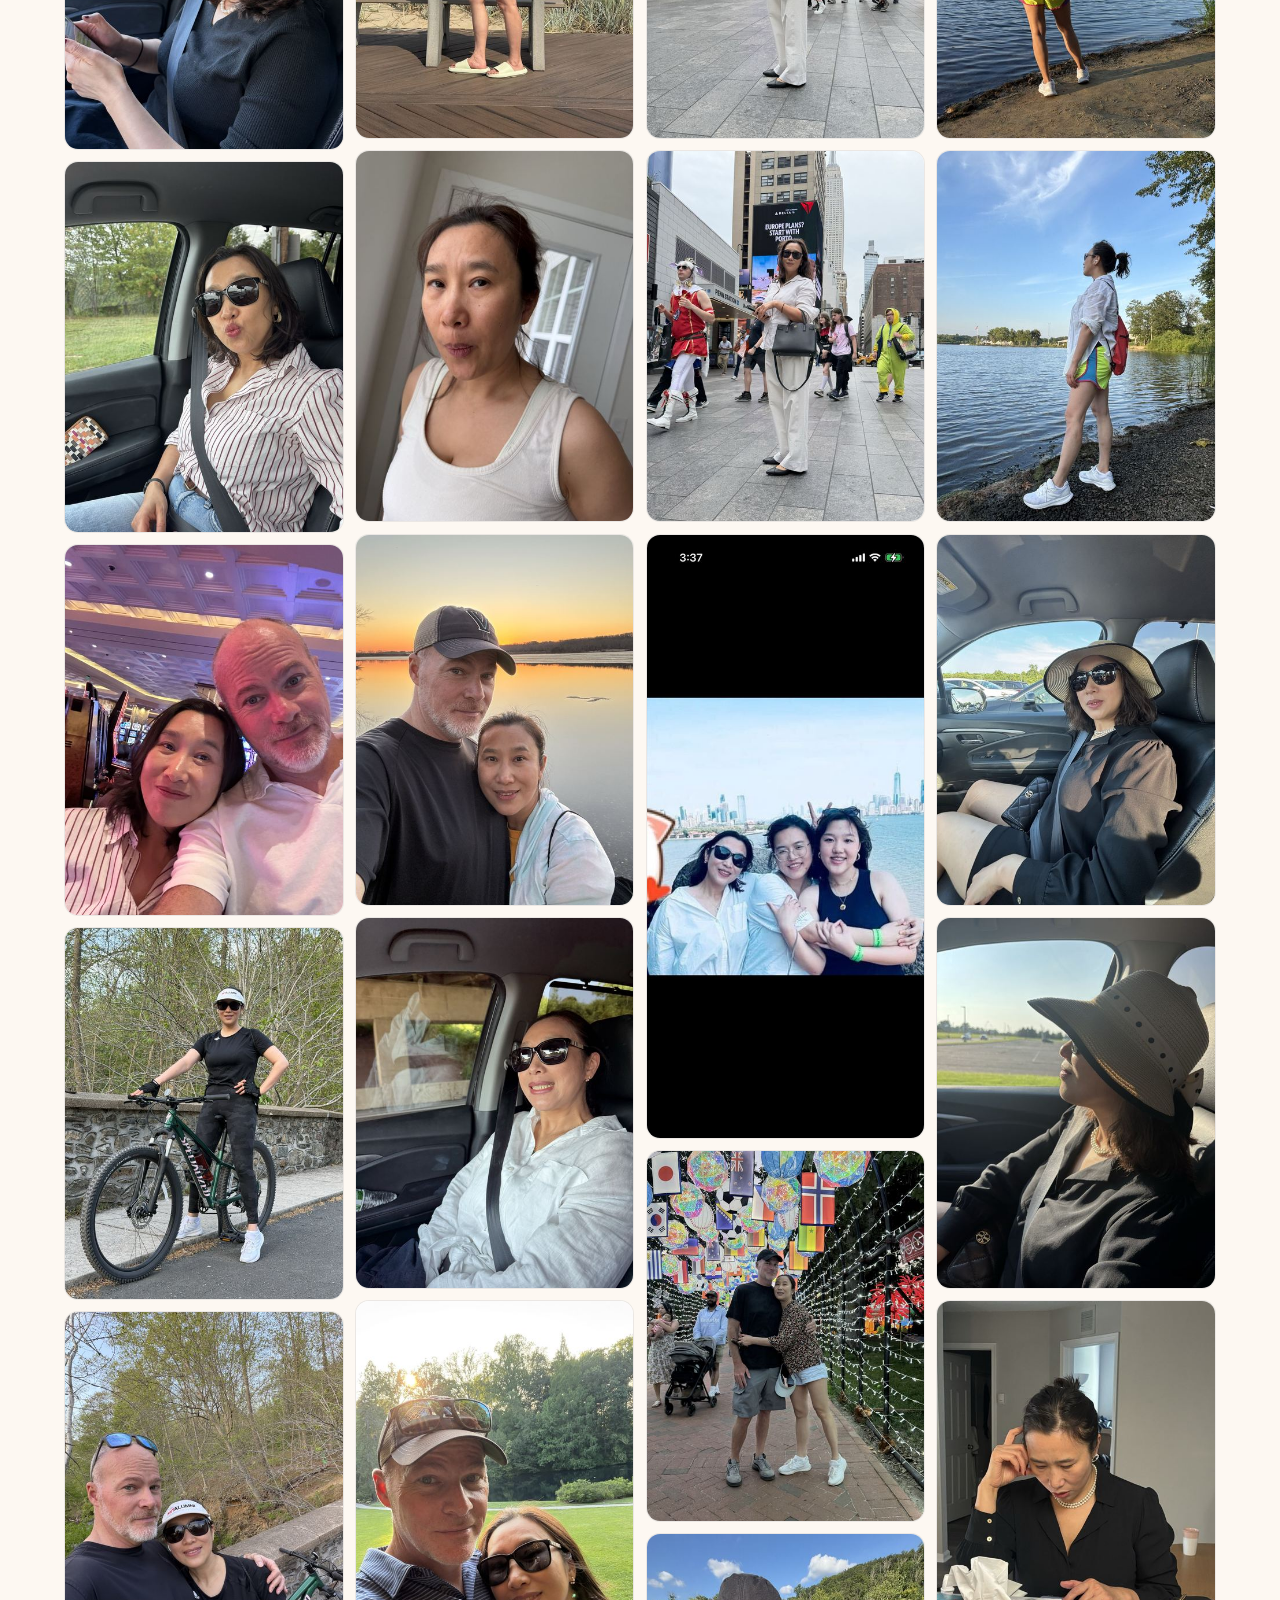
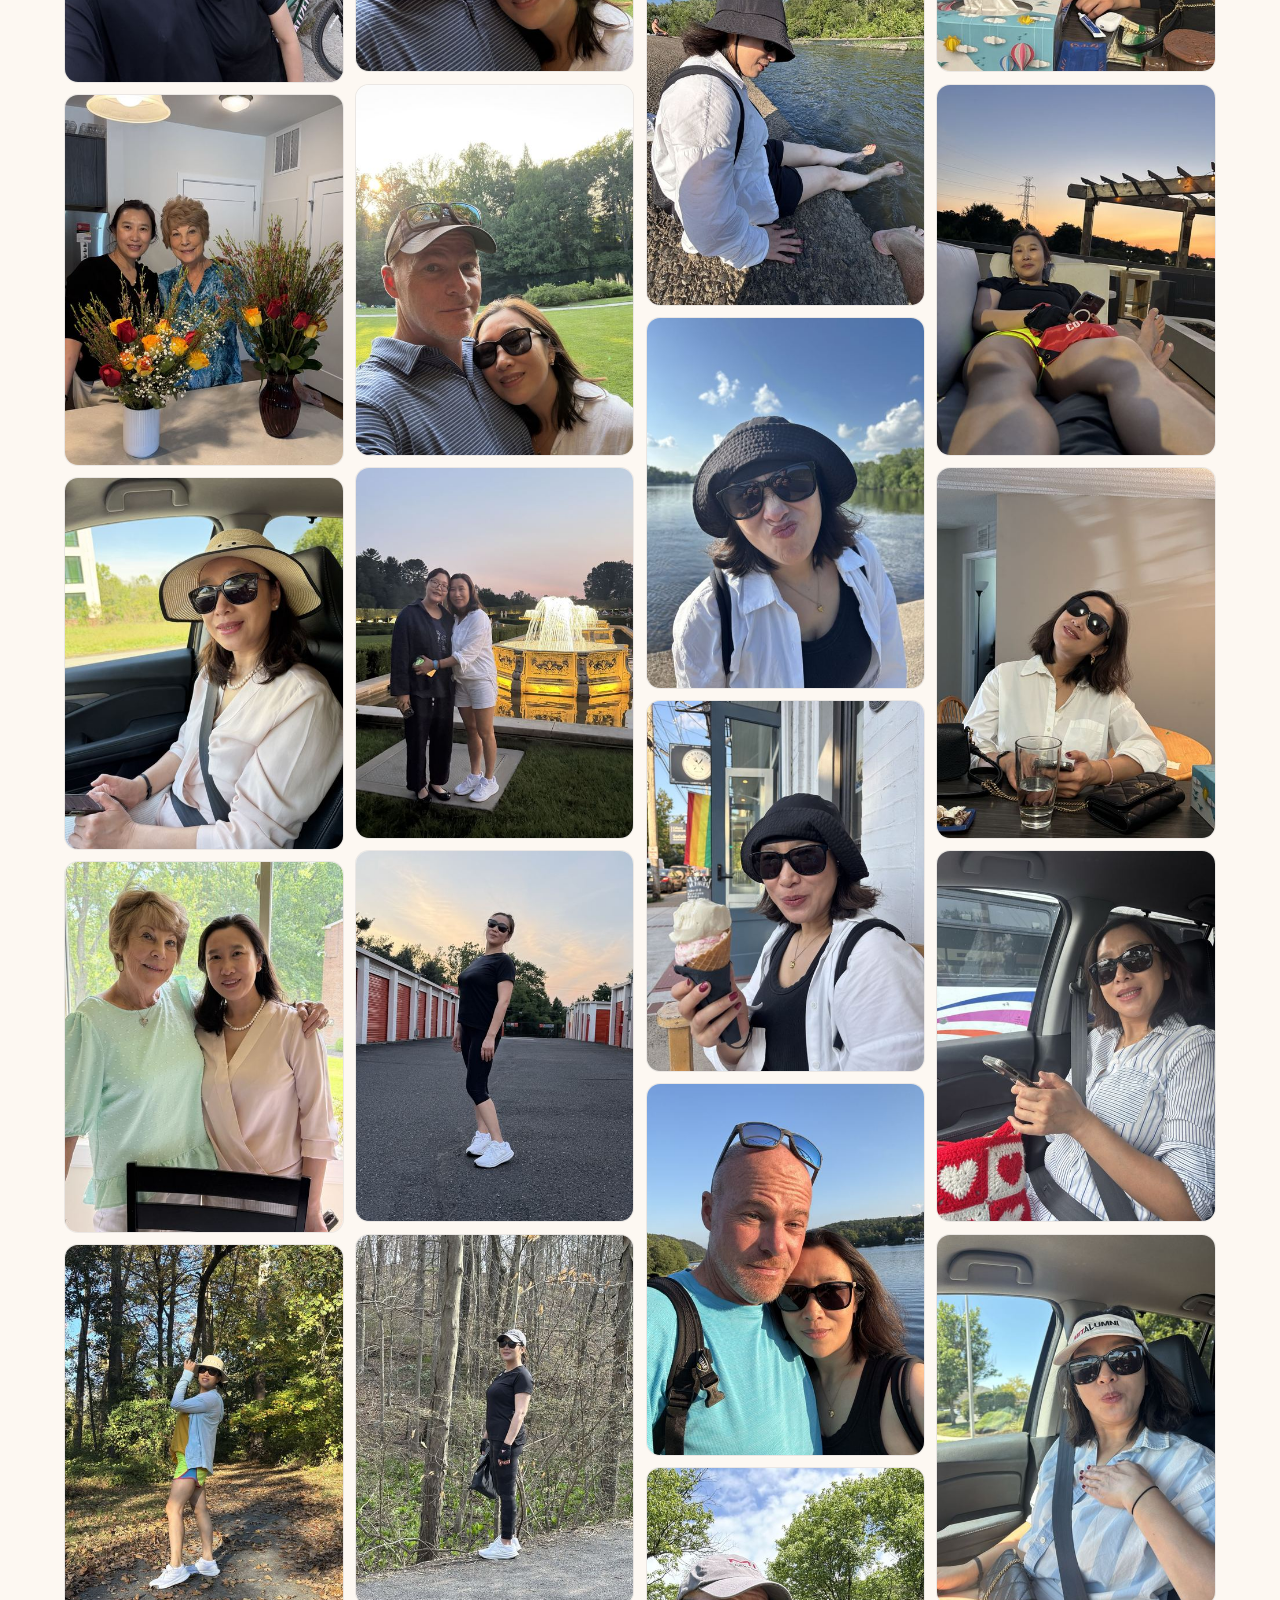
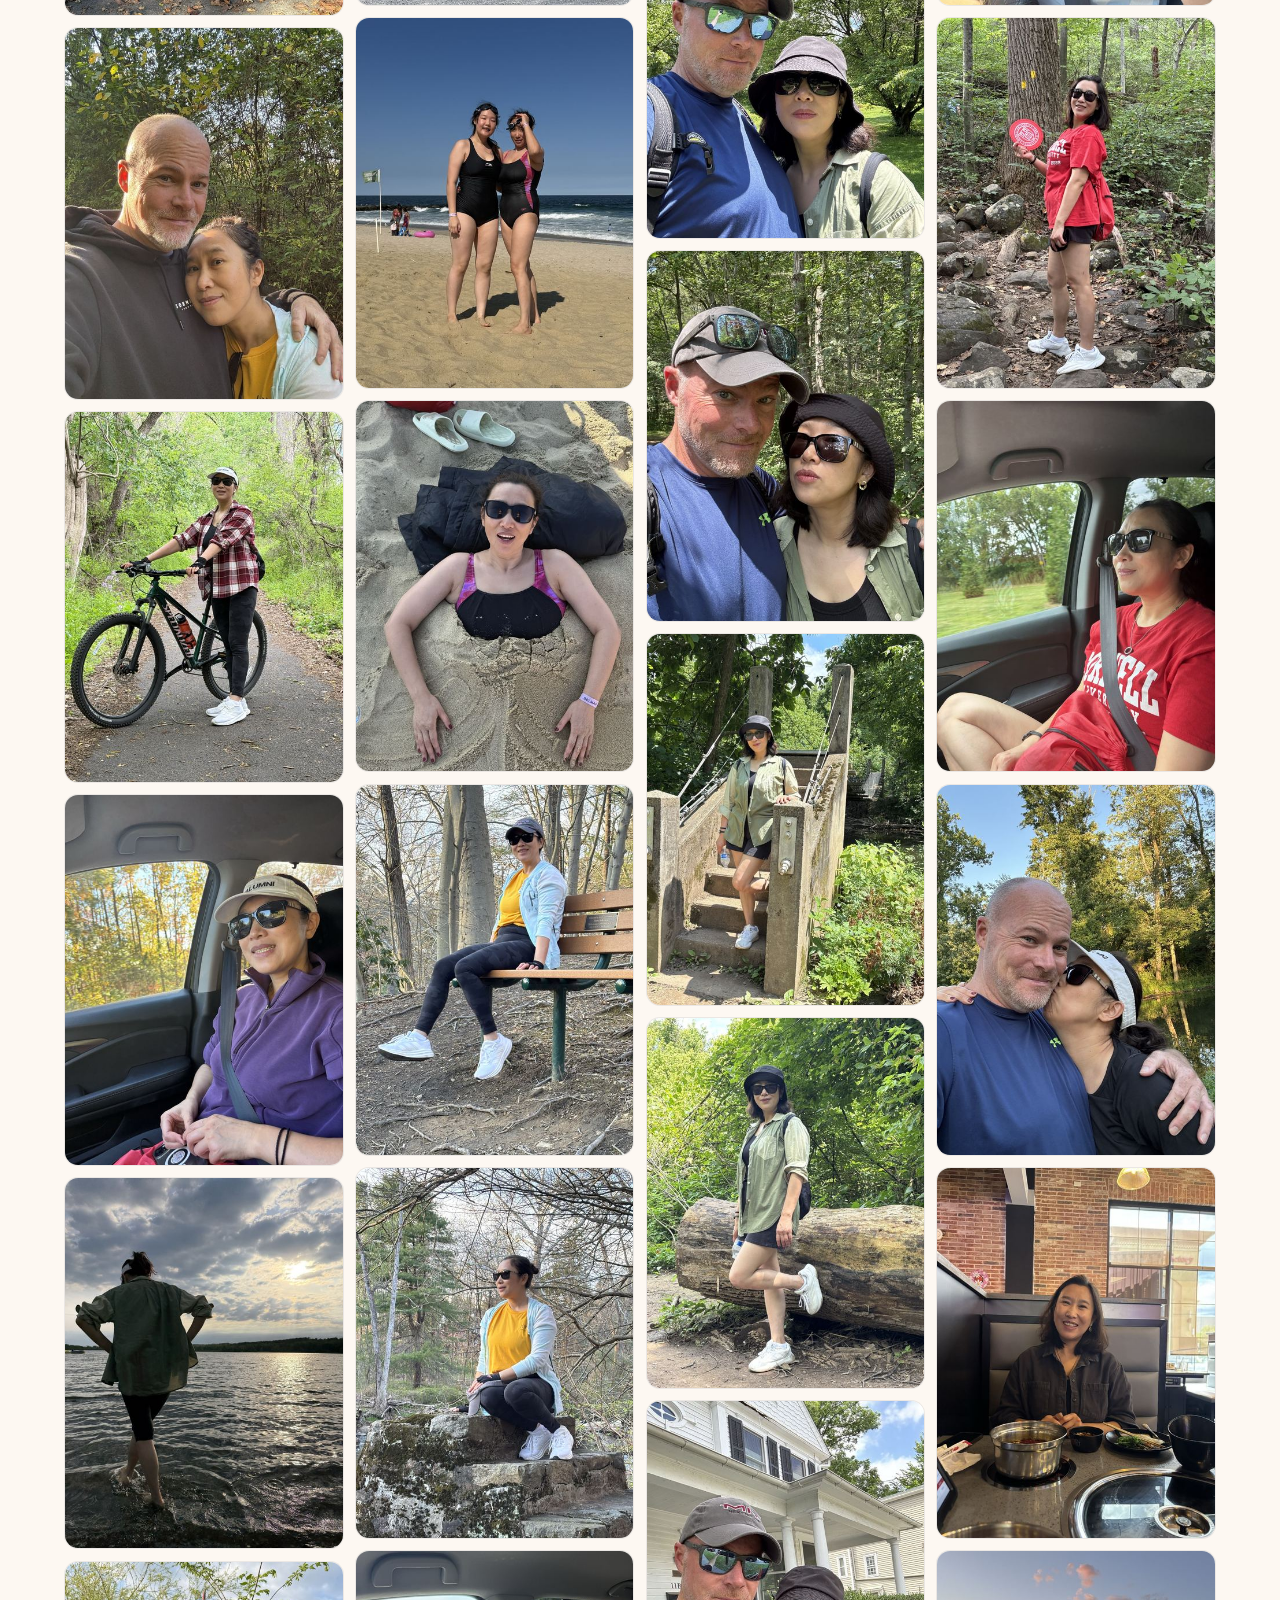
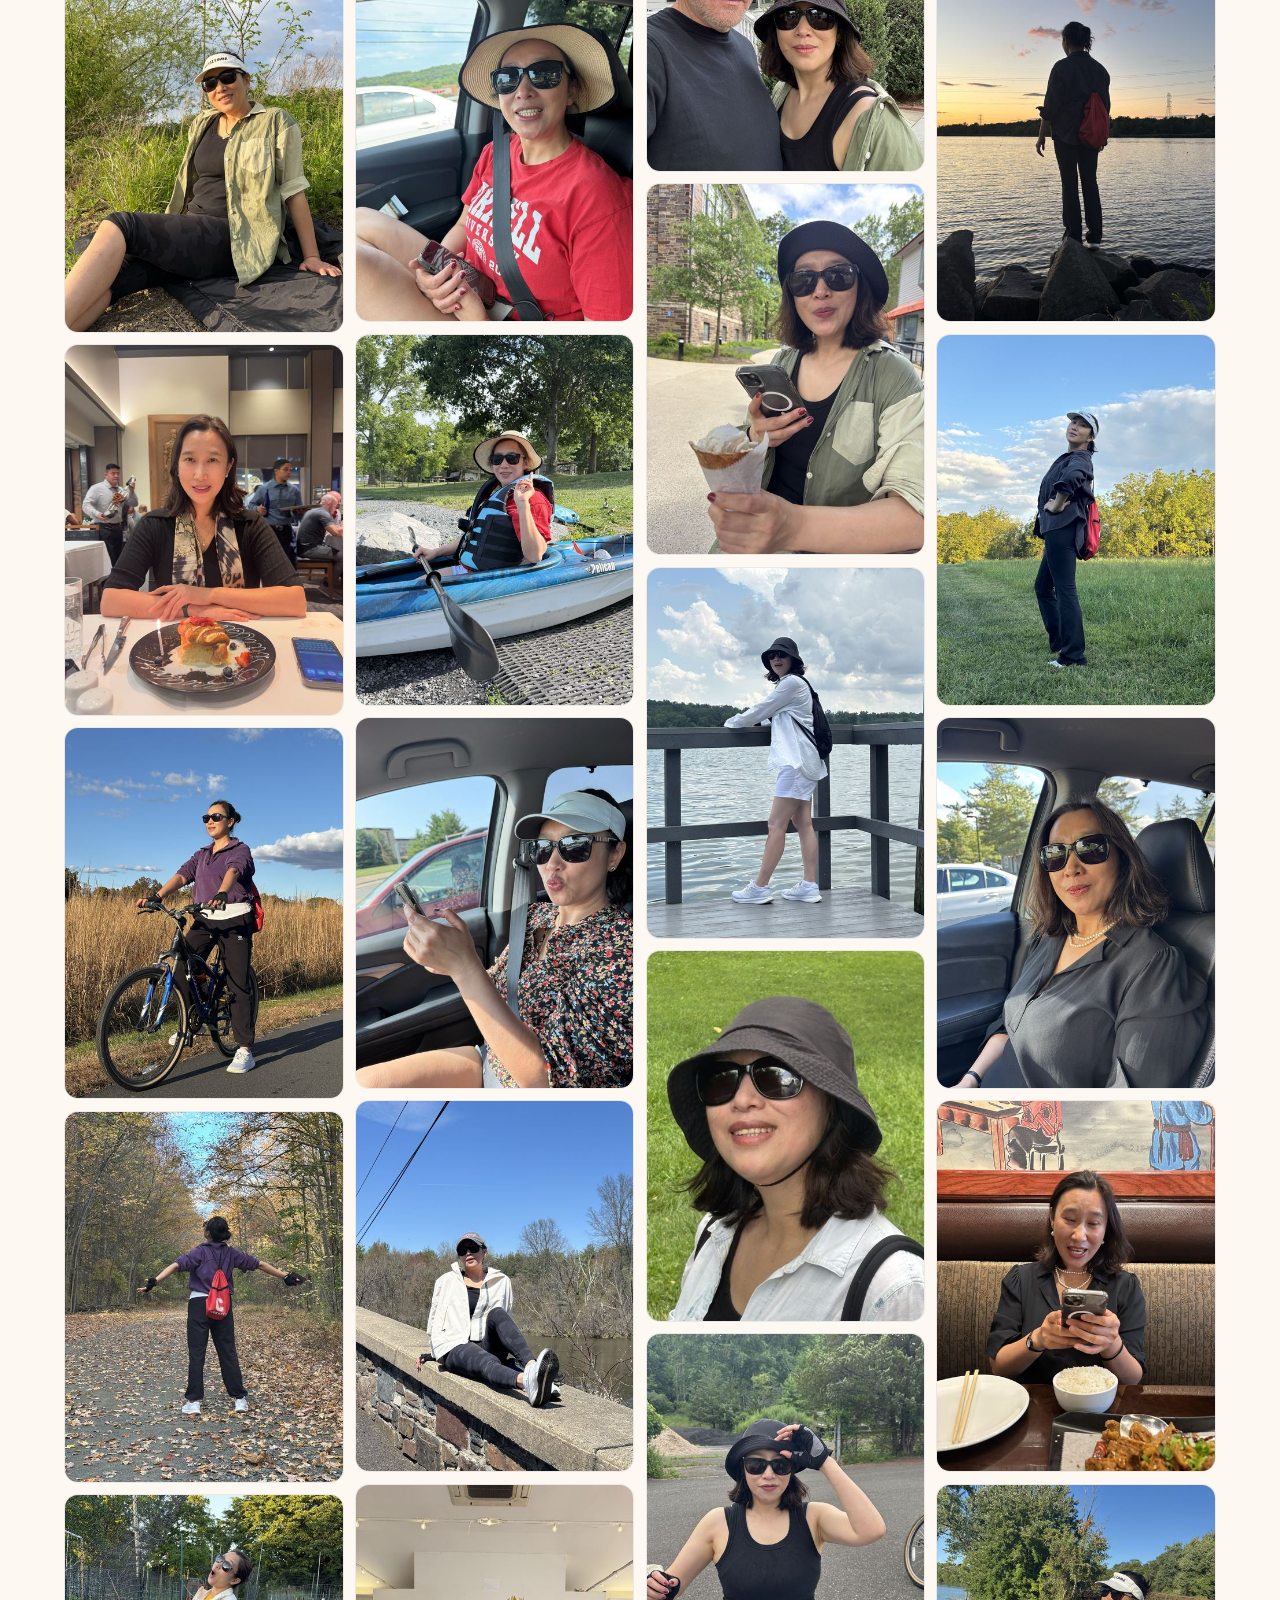
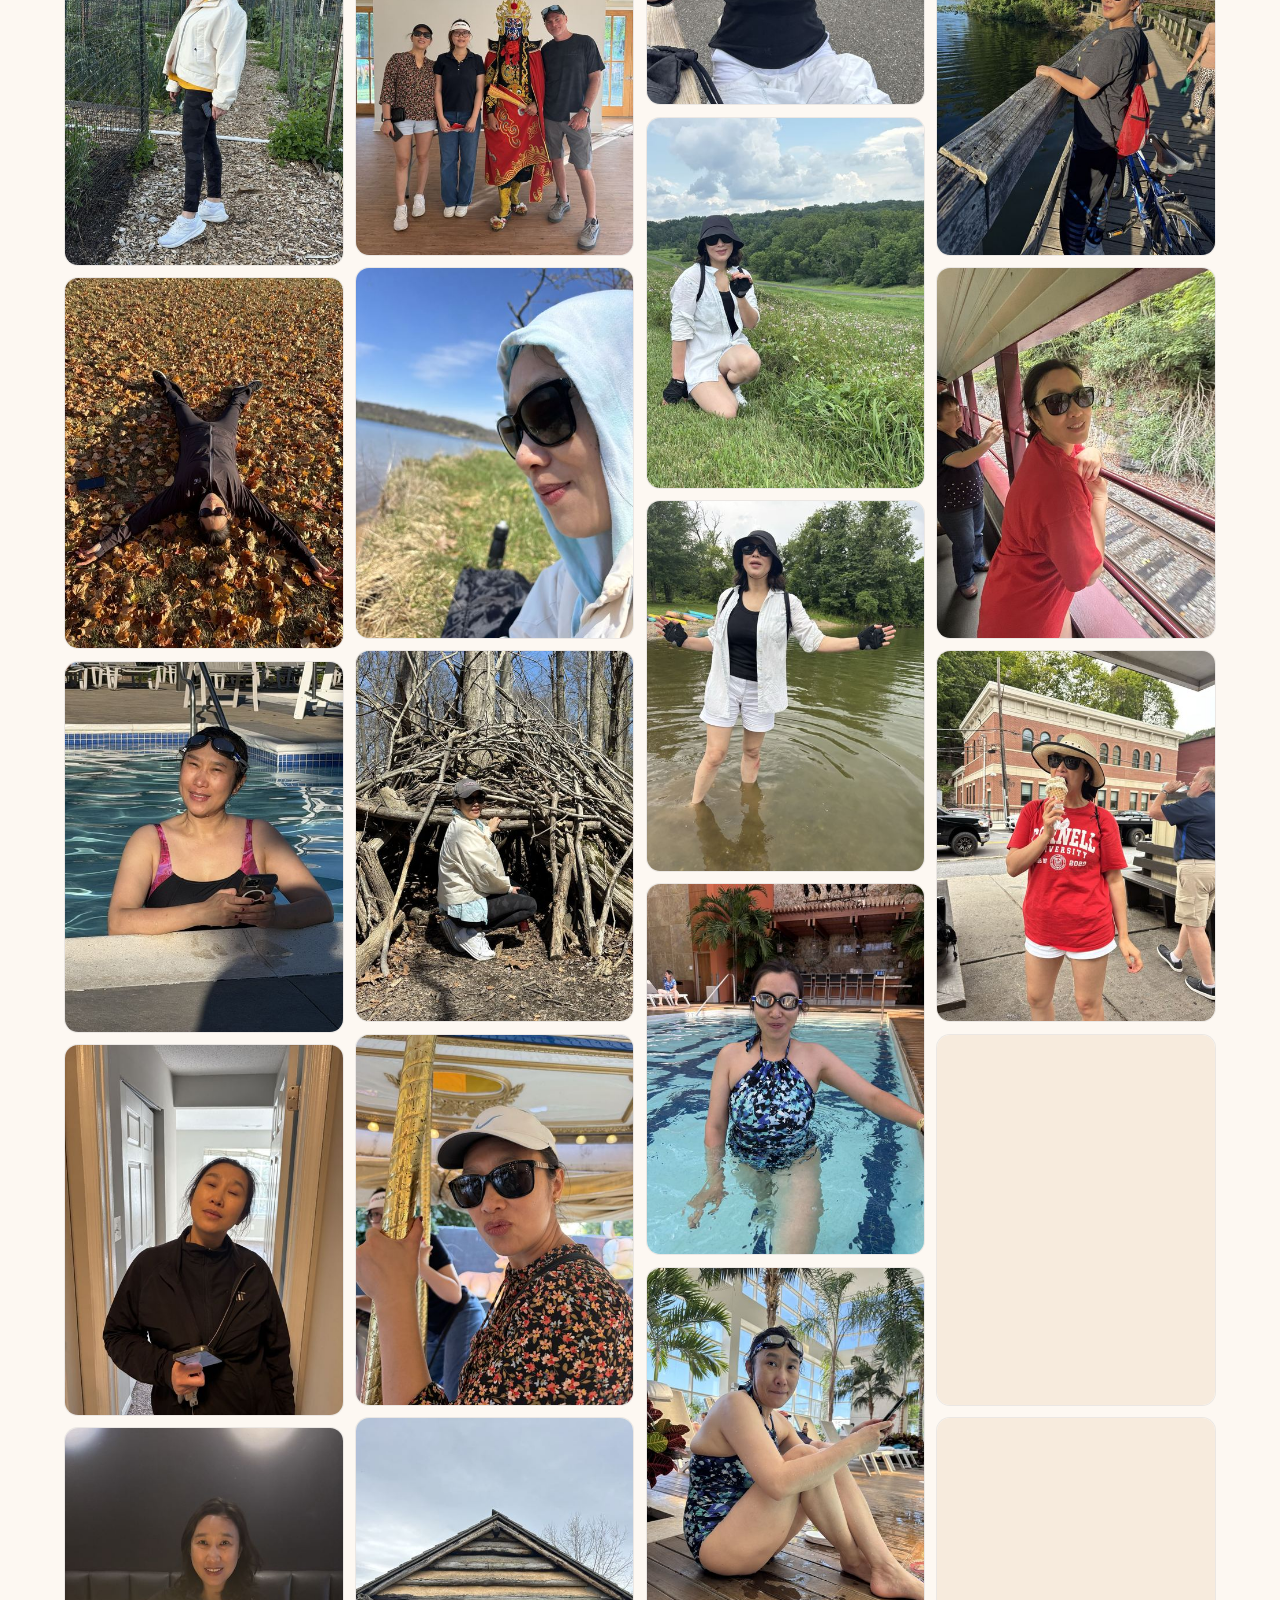
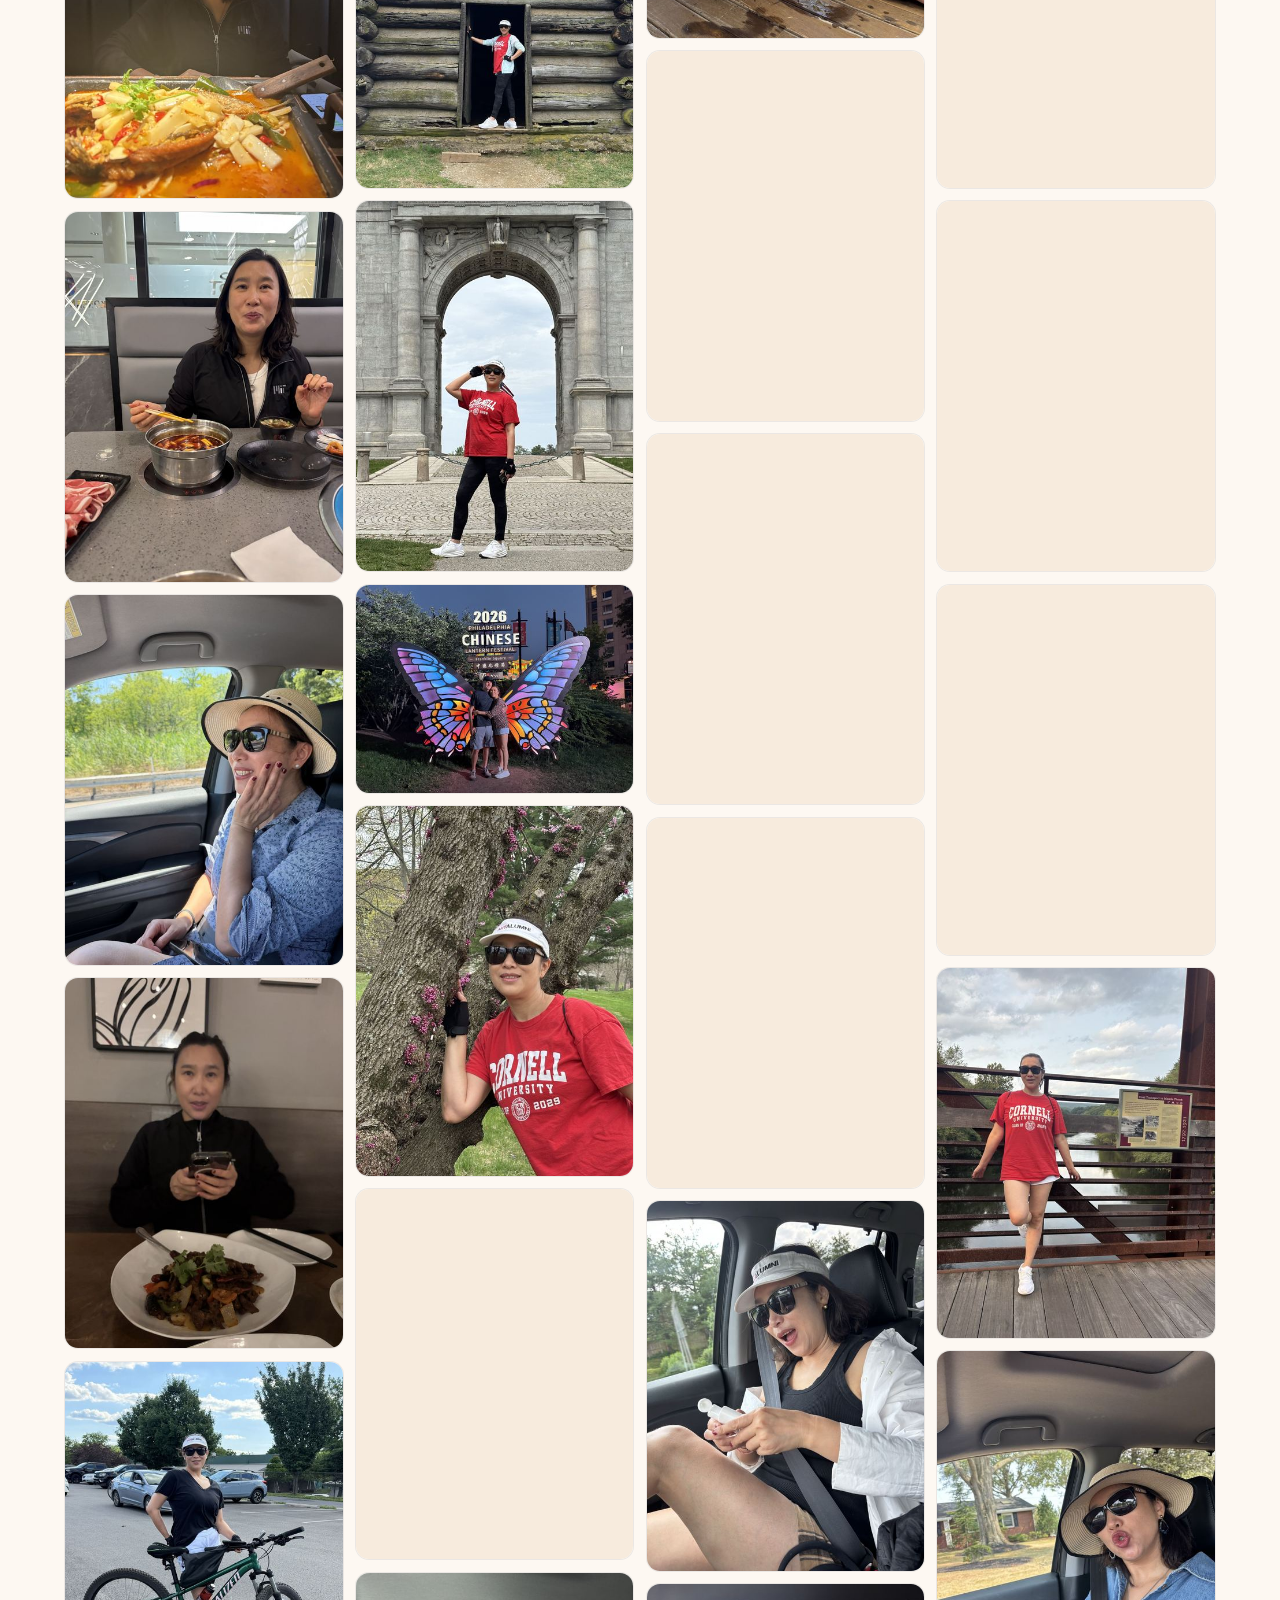
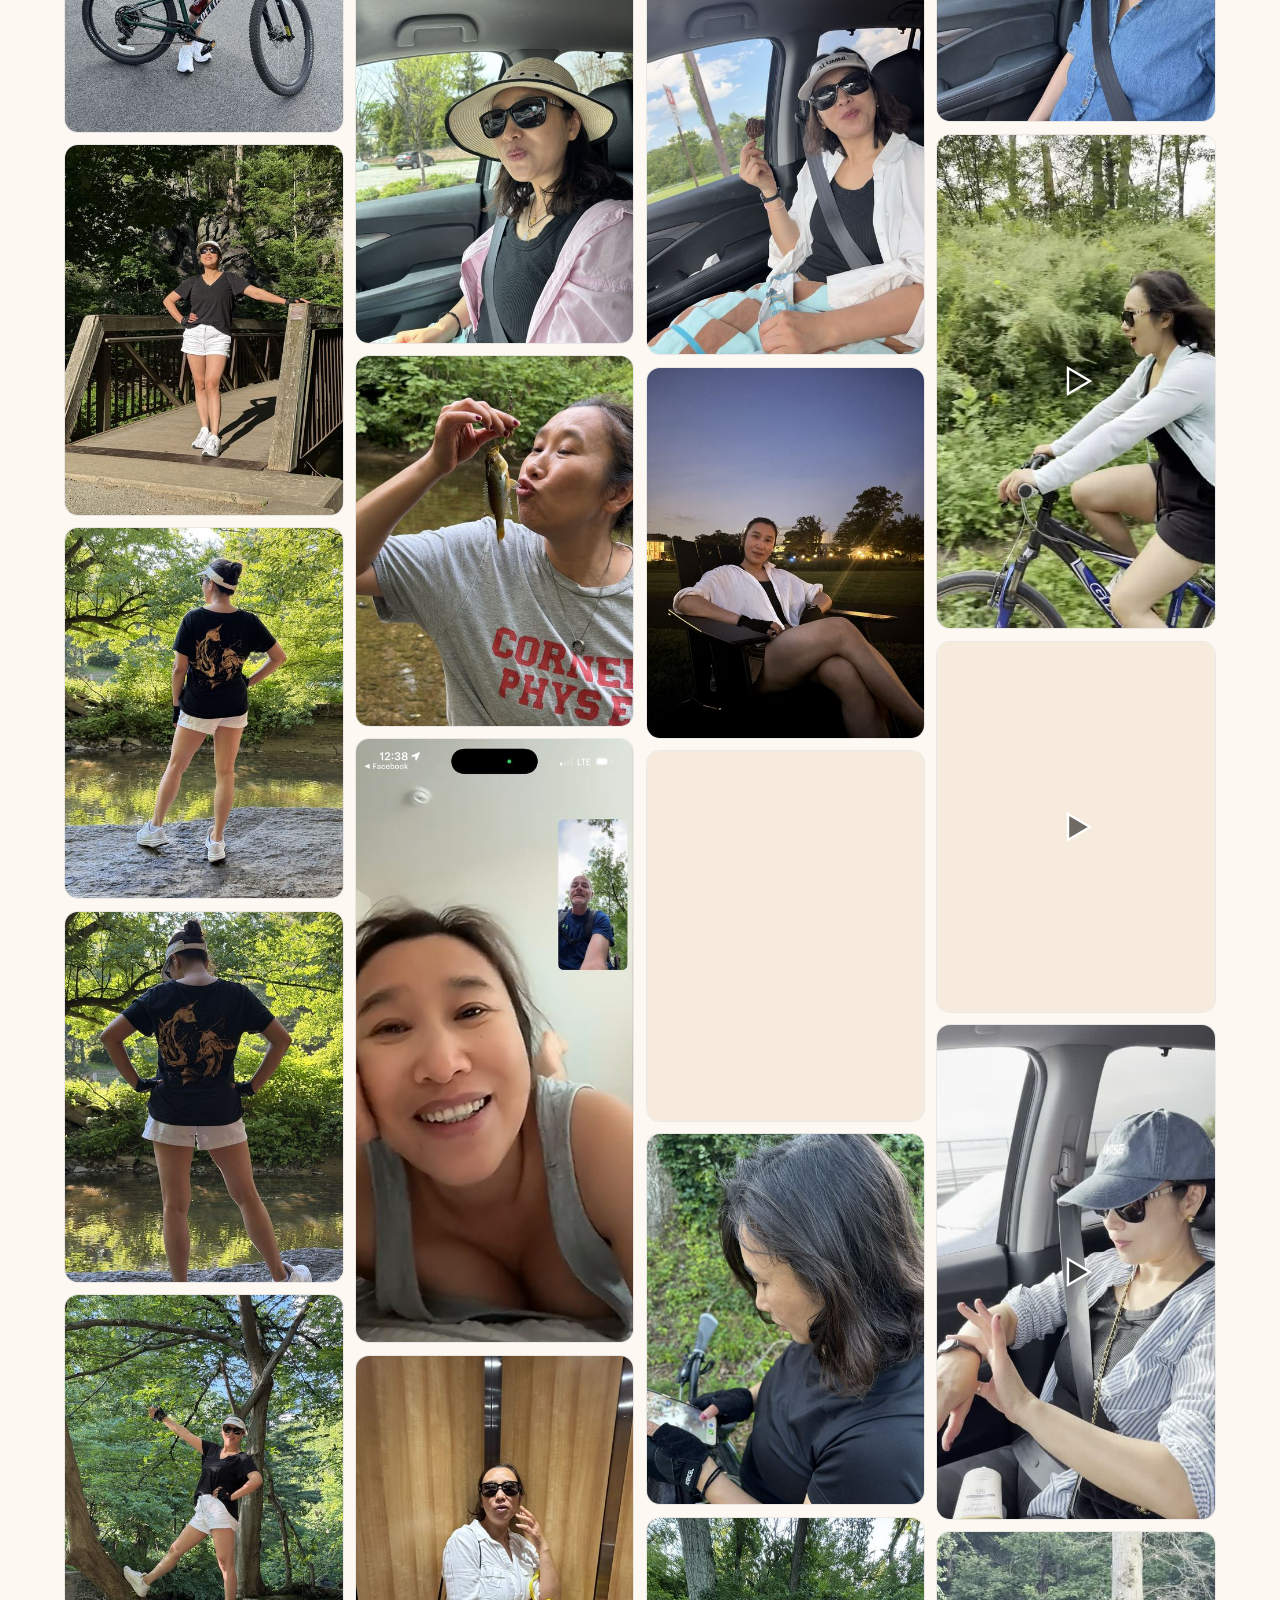
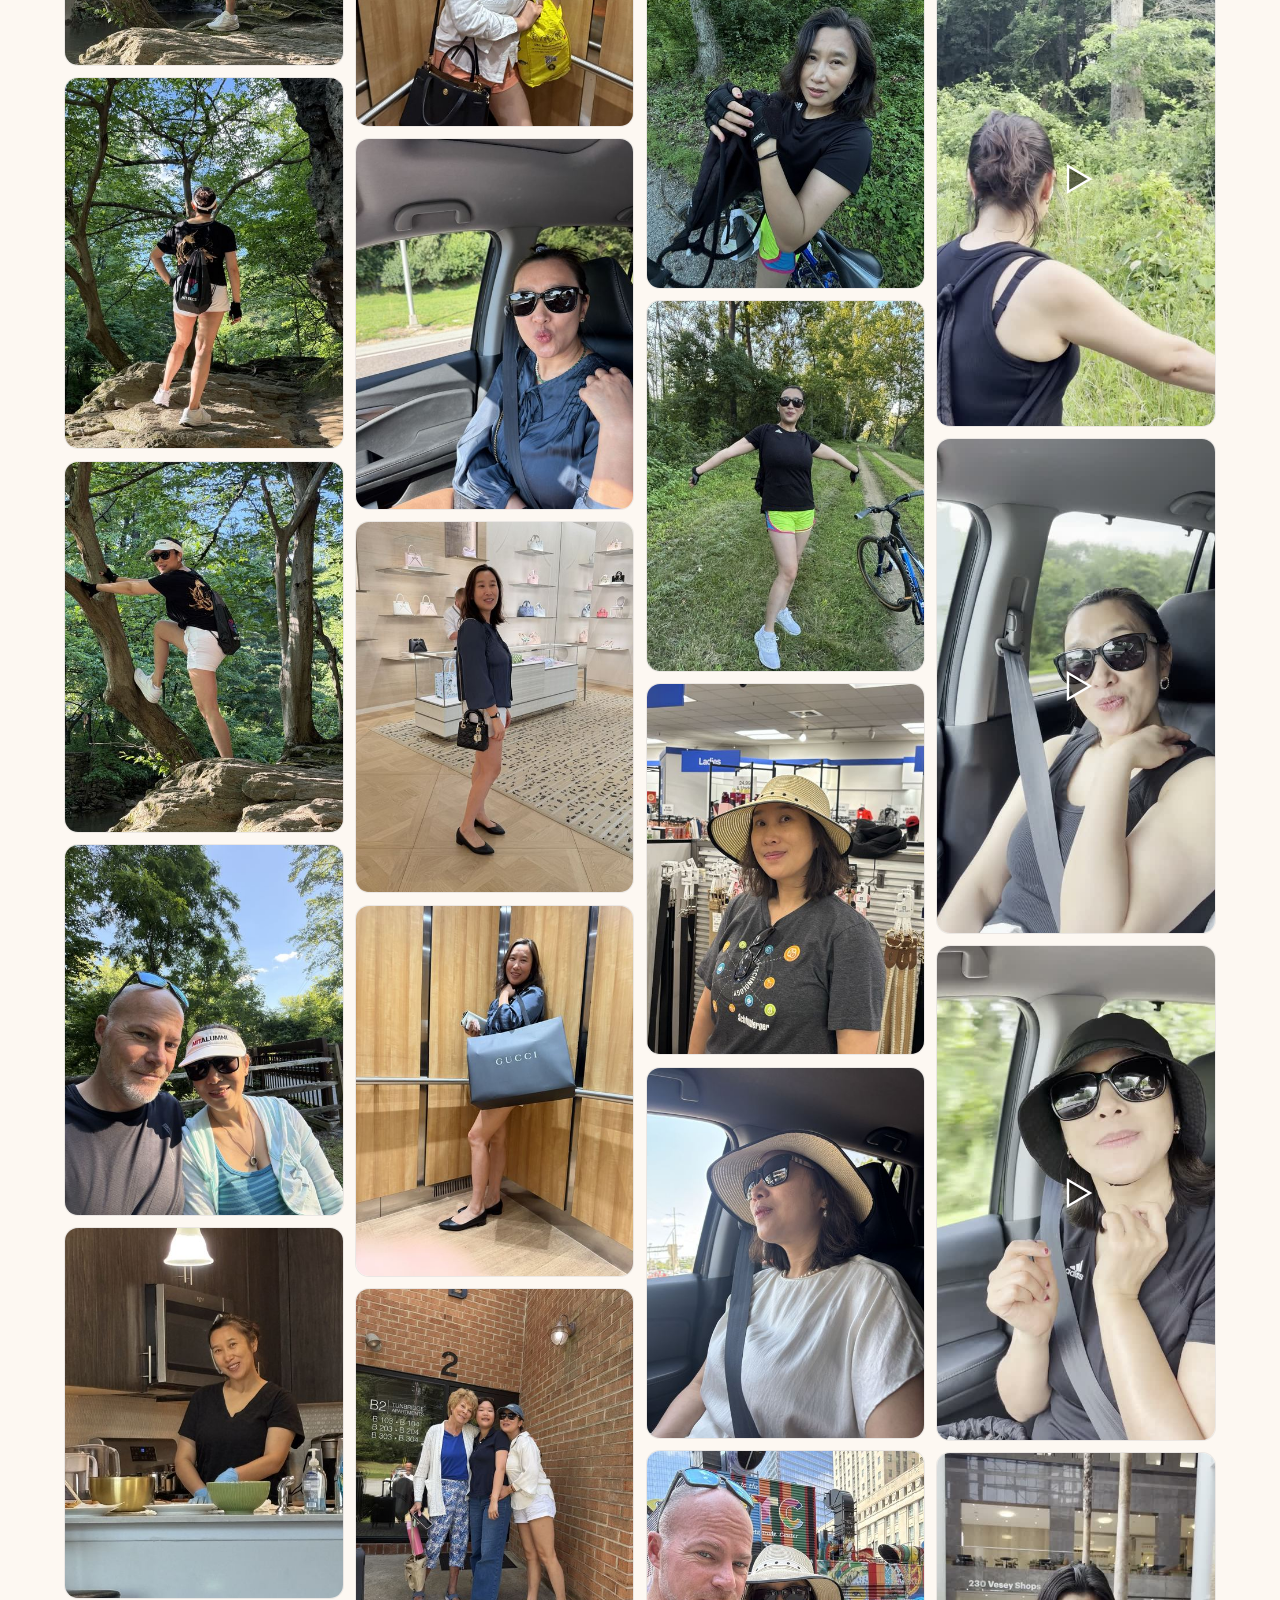
<file: gallery.html>
<!doctype html>
<html lang="en" data-theme="dark">
<head>
<meta charset="utf-8">
<meta name="viewport" content="width=device-width, initial-scale=1, viewport-fit=cover">
<title>Photos — Xiaoling (Lindsey) Zhou</title>
<meta name="description" content="Photo album — Xiaoling (Lindsey) Zhou from Chengdu, China. 176 photos and videos.">
<link rel="canonical" href="https://lindseyzhou.com/gallery.html">
<meta name="theme-color" content="#12100f" media="(prefers-color-scheme: dark)">
<meta name="theme-color" content="#fdf8f2" media="(prefers-color-scheme: light)">
<meta name="color-scheme" content="dark light">
<meta property="og:type" content="article">
<meta property="og:site_name" content="Lindsey Zhou">
<meta property="og:url" content="https://lindseyzhou.com/gallery.html">
<meta property="og:title" content="Photos — Xiaoling (Lindsey) Zhou">
<meta property="og:description" content="A hand-picked album — 176 photos and videos.">
<meta property="og:image" content="https://lindseyzhou.com/assets/avatar.png">
<meta name="twitter:card" content="summary">
<meta name="twitter:title" content="Photos — Xiaoling (Lindsey) Zhou">
<meta name="twitter:description" content="A hand-picked album — 176 photos and videos.">
<meta name="twitter:image" content="https://lindseyzhou.com/assets/avatar.png">
<link rel="icon" href="assets/favicon.svg" type="image/svg+xml">
<link rel="preconnect" href="https://fonts.googleapis.com">
<link rel="preconnect" href="https://fonts.gstatic.com" crossorigin>
<link rel="stylesheet" href="https://fonts.googleapis.com/css2?family=Fraunces:opsz,wght@9..144,500;9..144,700&family=Inter:wght@400;500;600&display=swap">
<link rel="stylesheet" href="styles.css?v=3aa673a8">

<!-- Google Analytics (GA4) -->
<script async src="https://www.googletagmanager.com/gtag/js?id=G-SKVHNJ985Y"></script>
<script>
  window.dataLayer = window.dataLayer || [];
  function gtag(){ dataLayer.push(arguments); }
  gtag('js', new Date());
  gtag('config', 'G-SKVHNJ985Y');
</script>
</head>
<body class="gallery-page" data-title-key="doc.title.gallery">
<div class="bg" aria-hidden="true">
  <span class="orb orb--1"></span>
  <span class="orb orb--2"></span>
  <span class="orb orb--3"></span>
  <span class="grain"></span>
</div>

<button id="theme-toggle" class="theme-toggle" type="button" aria-label="Switch to light theme" data-i18n-aria="theme.toLight" title="Toggle theme">
  <svg class="i-moon" viewBox="0 0 24 24" aria-hidden="true"><path d="M21 12.8A9 9 0 1 1 11.2 3a7 7 0 0 0 9.8 9.8Z"/></svg>
  <svg class="i-sun" viewBox="0 0 24 24" aria-hidden="true"><circle cx="12" cy="12" r="4.2"/><path d="M12 2.4v2.4M12 19.2v2.4M4.2 4.2l1.7 1.7M18.1 18.1l1.7 1.7M2.4 12h2.4M19.2 12h2.4M4.2 19.8l1.7-1.7M18.1 5.9l1.7-1.7"/></svg>
</button>

<button id="lang-toggle" class="lang-toggle" type="button" aria-label="切换到中文" data-i18n-aria="lang.aria">
  <span data-i18n="lang.label">中文</span>
</button>

<main class="gallery-wrap">
  <nav class="page-nav" aria-label="Site">
    <a href="index.html" data-i18n="nav.links">Links</a>
    <a href="about.html" data-i18n="nav.about">About</a>
    <a href="story.html" data-i18n="nav.story">My story</a>
    <a href="gallery.html" aria-current="page" data-i18n="nav.photos">Photos</a>
  </nav>


  <header class="gallery-head">
    <a class="back" href="index.html">
      <svg viewBox="0 0 24 24" aria-hidden="true"><path d="M15 5 8 12l7 7"/></svg>
      <span data-i18n="gallery.back">Back to links</span>
    </a>
    <h1 class="gallery-title" data-i18n="gallery.title">Photos</h1>
    <p class="gallery-sub" id="album-name"></p>
  </header>

  <div id="grid" class="grid" role="list"></div>

  <p id="empty" class="empty" hidden>
    <span data-i18n="gallery.empty">No photos in this gallery yet.</span>
  </p>
</main>

<div id="lightbox" class="lightbox" role="dialog" aria-modal="true" aria-label="Photo viewer" data-i18n-aria="lb.viewer" hidden>
  <button class="lb-btn lb-close" type="button" aria-label="Close" data-i18n-aria="lb.close">
    <svg viewBox="0 0 24 24" aria-hidden="true"><path d="M6 6l12 12M18 6 6 18"/></svg>
  </button>
  <button class="lb-btn lb-prev" type="button" aria-label="Previous" data-i18n-aria="lb.prev">
    <svg viewBox="0 0 24 24" aria-hidden="true"><path d="M15 5 8 12l7 7"/></svg>
  </button>
  <button class="lb-btn lb-next" type="button" aria-label="Next" data-i18n-aria="lb.next">
    <svg viewBox="0 0 24 24" aria-hidden="true"><path d="m9 5 7 7-7 7"/></svg>
  </button>
  <figure class="lb-stage">
    <div id="lb-media" class="lb-media"></div>
    <figcaption id="lb-caption" class="lb-caption"></figcaption>
  </figure>
</div>

<script src="i18n.js?v=ea0f3142" defer></script>
<script src="gallery.js?v=888344b0" defer></script>
</body>
</html>
</file>
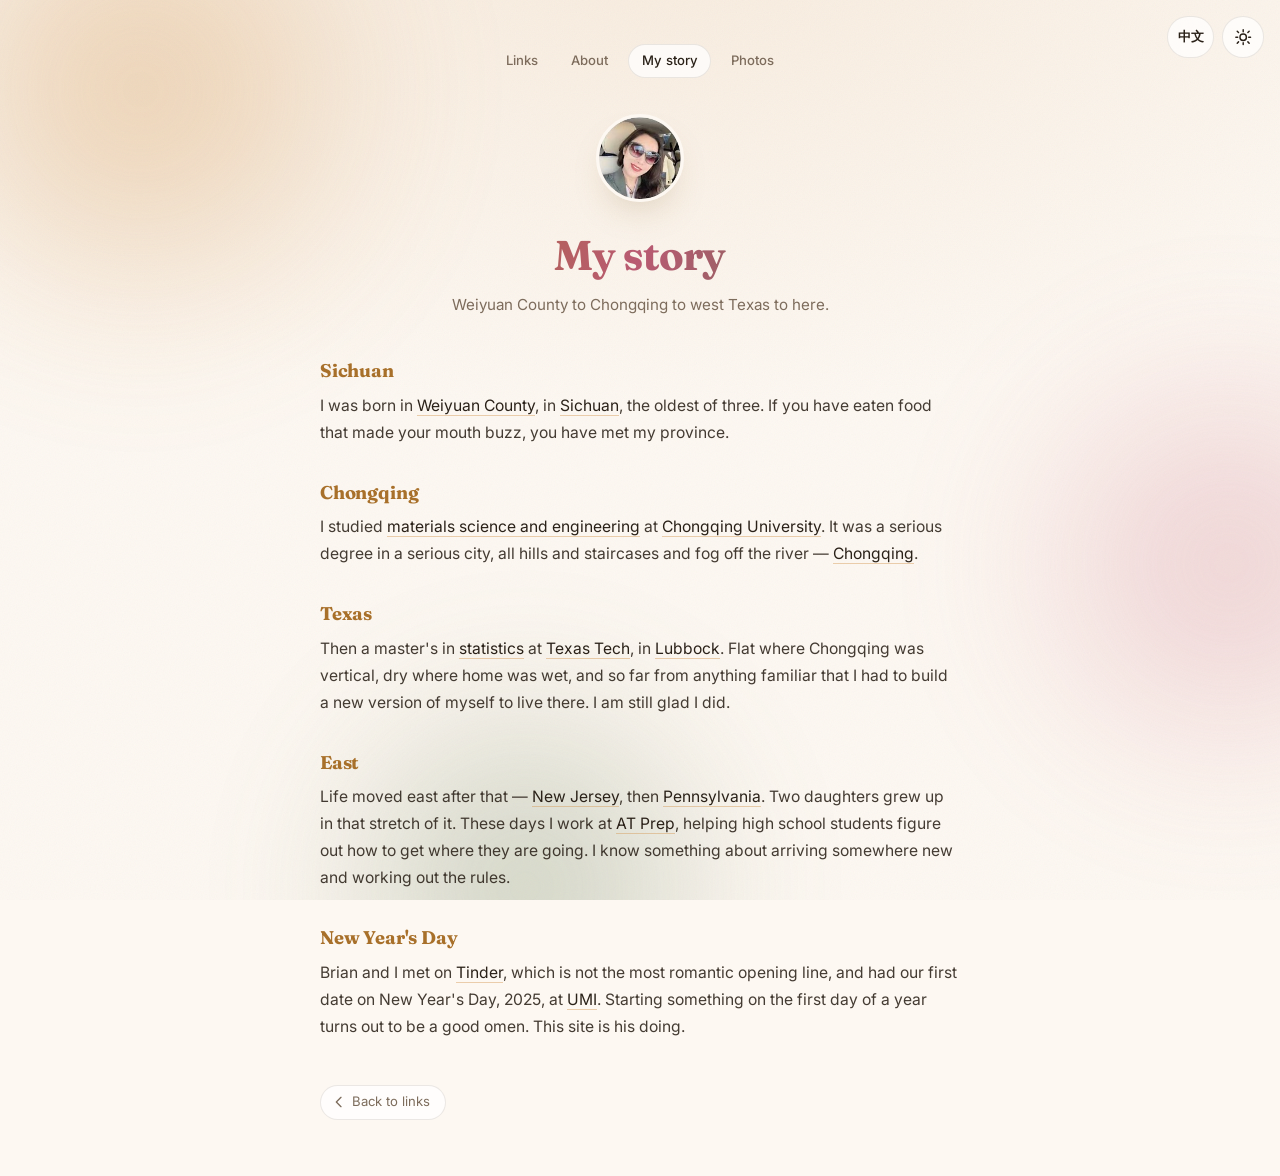
<file: story.html>
<!doctype html>
<html lang="en" data-theme="dark">
<head>
<meta charset="utf-8">
<meta name="viewport" content="width=device-width, initial-scale=1, viewport-fit=cover">
<title>My Story — Xiaoling (Lindsey) Zhou</title>
<meta name="description" content="Xiaoling (Lindsey) Zhou's story — Weiyuan County to Chongqing, Texas Tech, and a life on the East Coast.">
<link rel="canonical" href="https://lindseyzhou.com/story.html">
<meta name="author" content="Brian Pfeil">
<meta name="theme-color" content="#12100f" media="(prefers-color-scheme: dark)">
<meta name="theme-color" content="#fdf8f2" media="(prefers-color-scheme: light)">
<meta name="color-scheme" content="dark light">
<meta property="og:type" content="article">
<meta property="og:site_name" content="Lindsey Zhou">
<meta property="og:url" content="https://lindseyzhou.com/story.html">
<meta property="og:title" content="My Story — Xiaoling (Lindsey) Zhou">
<meta property="og:description" content="Weiyuan County to Chongqing to west Texas to the East Coast.">
<meta property="og:image" content="https://lindseyzhou.com/assets/avatar.png">
<meta name="twitter:card" content="summary">
<meta name="twitter:title" content="My Story — Xiaoling (Lindsey) Zhou">
<meta name="twitter:description" content="Weiyuan County to Chongqing to west Texas to the East Coast.">
<meta name="twitter:image" content="https://lindseyzhou.com/assets/avatar.png">
<link rel="icon" href="assets/favicon.svg" type="image/svg+xml">
<link rel="preconnect" href="https://fonts.googleapis.com">
<link rel="preconnect" href="https://fonts.gstatic.com" crossorigin>
<link rel="stylesheet" href="https://fonts.googleapis.com/css2?family=Fraunces:opsz,wght@9..144,500;9..144,700&family=Inter:wght@400;500;600&display=swap">
<link rel="stylesheet" href="styles.css?v=3aa673a8">
<script async src="https://www.googletagmanager.com/gtag/js?id=G-SKVHNJ985Y"></script>
<script>
  window.dataLayer = window.dataLayer || [];
  function gtag(){ dataLayer.push(arguments); }
  gtag('js', new Date());
  gtag('config', 'G-SKVHNJ985Y');
</script>
</head>
<body data-title-key="doc.title.story">
<div class="bg" aria-hidden="true">
  <span class="orb orb--1"></span><span class="orb orb--2"></span><span class="orb orb--3"></span><span class="grain"></span>
</div>

<button id="theme-toggle" class="theme-toggle" type="button" aria-label="Switch to light theme" data-i18n-aria="theme.toLight" title="Toggle theme">
  <svg class="i-moon" viewBox="0 0 24 24" aria-hidden="true"><path d="M21 12.8A9 9 0 1 1 11.2 3a7 7 0 0 0 9.8 9.8Z"/></svg>
  <svg class="i-sun" viewBox="0 0 24 24" aria-hidden="true"><circle cx="12" cy="12" r="4.2"/><path d="M12 2.4v2.4M12 19.2v2.4M4.2 4.2l1.7 1.7M18.1 18.1l1.7 1.7M2.4 12h2.4M19.2 12h2.4M4.2 19.8l1.7-1.7M18.1 5.9l1.7-1.7"/></svg>
</button>
<button id="lang-toggle" class="lang-toggle" type="button" aria-label="切换到中文" data-i18n-aria="lang.aria">
  <span data-i18n="lang.label">中文</span>
</button>

<main class="page">
  <nav class="page-nav" aria-label="Site">
    <a href="index.html" data-i18n="nav.links">Links</a>
    <a href="about.html" data-i18n="nav.about">About</a>
    <a href="story.html" aria-current="page" data-i18n="nav.story">My story</a>
    <a href="gallery.html" data-i18n="nav.photos">Photos</a>
  </nav>

  <header class="page-head">
    <img class="page-avatar" src="assets/avatar.png" alt="Lindsey Zhou" width="284" height="284">
    <h1 class="page-title" data-i18n="story.title">My story</h1>
    <p class="page-lede" data-i18n="story.lede">Weiyuan County to Chongqing to west Texas to here.</p>
  </header>

  <section class="prose">
    <h2 data-i18n="story.h1">Sichuan</h2>
    <p data-i18n-html="story.p1">I was born in <a href="https://en.wikipedia.org/wiki/Weiyuan_County,_Sichuan" target="_blank" rel="noopener noreferrer">Weiyuan County</a>, in <a href="https://en.wikipedia.org/wiki/Sichuan" target="_blank" rel="noopener noreferrer">Sichuan</a>, the oldest of three. If you have eaten food that made your mouth buzz, you have met my province.</p>

    <h2 data-i18n="story.h2">Chongqing</h2>
    <p data-i18n-html="story.p2">I studied <a href="https://en.wikipedia.org/wiki/Materials_science" target="_blank" rel="noopener noreferrer">materials science and engineering</a> at <a href="https://en.wikipedia.org/wiki/Chongqing_University" target="_blank" rel="noopener noreferrer">Chongqing University</a>. It was a serious degree in a serious city, all hills and staircases and fog off the river — <a href="https://en.wikipedia.org/wiki/Chongqing" target="_blank" rel="noopener noreferrer">Chongqing</a>.</p>

    <h2 data-i18n="story.h3">Texas</h2>
    <p data-i18n-html="story.p3">Then a master's in <a href="https://en.wikipedia.org/wiki/Statistics" target="_blank" rel="noopener noreferrer">statistics</a> at <a href="https://www.ttu.edu/" target="_blank" rel="noopener noreferrer">Texas Tech</a>, in <a href="https://en.wikipedia.org/wiki/Lubbock,_Texas" target="_blank" rel="noopener noreferrer">Lubbock</a>. Flat where Chongqing was vertical, dry where home was wet, and so far from anything familiar that I had to build a new version of myself to live there. I am still glad I did.</p>

    <h2 data-i18n="story.h4">East</h2>
    <p data-i18n-html="story.p4">Life moved east after that — <a href="https://en.wikipedia.org/wiki/New_Jersey" target="_blank" rel="noopener noreferrer">New Jersey</a>, then <a href="https://en.wikipedia.org/wiki/Pennsylvania" target="_blank" rel="noopener noreferrer">Pennsylvania</a>. Two daughters grew up in that stretch of it. These days I work at <a href="https://atprepgn.com/" target="_blank" rel="noopener noreferrer">AT Prep</a>, helping high school students figure out how to get where they are going. I know something about arriving somewhere new and working out the rules.</p>

    <h2 data-i18n="story.h5">New Year's Day</h2>
    <p data-i18n-html="story.p5">Brian and I met on <a href="https://tinder.com/" target="_blank" rel="noopener noreferrer">Tinder</a>, which is not the most romantic opening line, and had our first date on New Year's Day, 2025, at <a href="https://www.google.com/maps/search/?api=1&amp;query=Umi+Seafood+and+Sushi+Buffet%2C+275+NJ-18%2C+East+Brunswick%2C+NJ+08816" target="_blank" rel="noopener noreferrer">UMI</a>. Starting something on the first day of a year turns out to be a good omen. This site is his doing.</p>
  </section>

  <a class="page-back" href="index.html">
    <svg viewBox="0 0 24 24" aria-hidden="true"><path d="M15 5 8 12l7 7"/></svg>
    <span data-i18n="nav.back">Back to links</span>
  </a>
</main>

<script src="i18n.js?v=ea0f3142" defer></script>
<script src="page.js?v=b7fdebab" defer></script>
</body>
</html>
</file>
<file: styles.css>
/* Lindsey Zhou — link page
   Palette drawn from the sunflower bouquet in the profile photo:
   sunflower gold, carnation pink, leaf green. */

:root {
  --gold:   #d59a55;
  --gold-2: #f0c68e;
  --pink:   #d78e9e;
  --pink-2: #f2c4ce;
  --green:  #7c8f6b;
  --green-2:#aac098;

  --bg:        #12100f;
  --bg-2:      #1d1815;
  --surface:   rgba(255, 255, 255, .055);
  --surface-h: rgba(255, 255, 255, .1);
  --stroke:    rgba(255, 255, 255, .11);
  --stroke-h:  rgba(255, 255, 255, .22);
  --text:      #f6f1ea;
  --muted:     #a79fb4;
  --shadow:    0 18px 45px -18px rgba(0, 0, 0, .85);
  --orb-op:    .5;
  --grain-op:  .035;
  --toast-bg:  #262019;
  --cta-bg:    #1d1815;

  --radius: 18px;
  --ease: cubic-bezier(.22, 1, .36, 1);
}

[data-theme="light"] {
  --bg:        #fdf8f2;
  --bg-2:      #f7ebdd;
  --surface:   rgba(255, 255, 255, .72);
  --surface-h: rgba(255, 255, 255, .95);
  --stroke:    rgba(60, 40, 20, .1);
  --stroke-h:  rgba(60, 40, 20, .2);
  --text:      #2a2118;
  --muted:     #7d6c5c;
  --shadow:    0 18px 40px -20px rgba(120, 85, 25, .38);
  --orb-op:    .42;
  --grain-op:  .05;
  --toast-bg:  #fffcf7;
  --cta-bg:    #fffaf3;
}

* { box-sizing: border-box; }

html { -webkit-text-size-adjust: 100%; }

body {
  margin: 0;
  min-height: 100dvh;
  font-family: Inter, ui-sans-serif, system-ui, -apple-system, "Segoe UI", Roboto, sans-serif;
  color: var(--text);
  background: var(--bg);
  line-height: 1.5;
  -webkit-font-smoothing: antialiased;
  overflow-x: hidden;
  -webkit-tap-highlight-color: transparent;
  transition: background-color .45s var(--ease), color .45s var(--ease);
}

.sr-only {
  position: absolute; width: 1px; height: 1px;
  padding: 0; margin: -1px; overflow: hidden;
  clip: rect(0 0 0 0); white-space: nowrap; border: 0;
}

/* ---------- background ---------- */

.bg {
  position: fixed;
  inset: 0;
  z-index: -1;
  overflow: hidden;
  background:
    radial-gradient(120% 90% at 50% -10%, var(--bg-2) 0%, var(--bg) 62%);
}

.orb {
  position: absolute;
  border-radius: 50%;
  filter: blur(70px);
  opacity: var(--orb-op);
  will-change: transform;
}

.orb--1 {
  width: 46vmax; height: 46vmax;
  top: -16vmax; left: -12vmax;
  background: radial-gradient(circle, var(--gold) 0%, transparent 68%);
  animation: drift-a 22s ease-in-out infinite alternate;
}

.orb--2 {
  width: 40vmax; height: 40vmax;
  top: 24vmax; right: -16vmax;
  background: radial-gradient(circle, var(--pink) 0%, transparent 68%);
  animation: drift-b 26s ease-in-out infinite alternate;
}

.orb--3 {
  width: 38vmax; height: 38vmax;
  bottom: -18vmax; left: 22vw;
  background: radial-gradient(circle, var(--green) 0%, transparent 68%);
  animation: drift-c 30s ease-in-out infinite alternate;
}

@keyframes drift-a { to { transform: translate3d(9vw, 7vh, 0) scale(1.14); } }
@keyframes drift-b { to { transform: translate3d(-11vw, -6vh, 0) scale(1.08); } }
@keyframes drift-c { to { transform: translate3d(6vw, -9vh, 0) scale(1.16); } }

.grain {
  position: absolute;
  inset: -50%;
  opacity: var(--grain-op);
  pointer-events: none;
  background-image: url("data:image/svg+xml,%3Csvg xmlns='http://www.w3.org/2000/svg' width='160' height='160'%3E%3Cfilter id='n'%3E%3CfeTurbulence type='fractalNoise' baseFrequency='.85' numOctaves='3'/%3E%3C/filter%3E%3Crect width='160' height='160' filter='url(%23n)'/%3E%3C/svg%3E");
}

/* ---------- layout ---------- */

.wrap {
  width: min(100% - 2.25rem, 34rem);
  margin-inline: auto;
  padding-block: clamp(2.5rem, 8vh, 4.5rem) 2.5rem;
}

/* staggered entrance */
.hero > *, .link, .actions, .foot {
  animation: rise .8s var(--ease) backwards;
  animation-delay: calc(var(--d, 0) * 65ms);
}

@keyframes rise {
  from { opacity: 0; transform: translateY(16px); }
  to   { opacity: 1; transform: none; }
}

/* ---------- hero ---------- */

.hero { text-align: center; }

.avatar {
  position: relative;
  width: clamp(8.5rem, 30vw, 10.5rem);
  aspect-ratio: 1;
  margin: 0 auto 1.35rem;
  display: grid;
  place-items: center;
}

.avatar__ring {
  position: absolute;
  inset: -6px;
  border-radius: 50%;
  background: conic-gradient(from 0deg, var(--gold), var(--pink), var(--green-2), var(--gold-2), var(--gold));
  animation: spin 9s linear infinite;
  filter: blur(.5px);
}

.avatar::after {
  content: "";
  position: absolute;
  inset: -22px;
  border-radius: 50%;
  background: conic-gradient(from 0deg, var(--gold), var(--pink), var(--green-2), var(--gold));
  filter: blur(26px);
  opacity: .5;
  z-index: -1;
  animation: spin 9s linear infinite;
}

@keyframes spin { to { transform: rotate(1turn); } }

.avatar img {
  position: relative;
  width: 100%;
  height: 100%;
  border-radius: 50%;
  object-fit: cover;
  border: 5px solid var(--bg);
  box-shadow: var(--shadow);
}

.name {
  font-family: Fraunces, ui-serif, Georgia, "Times New Roman", serif;
  font-weight: 700;
  font-size: clamp(2.1rem, 8.5vw, 2.9rem);
  letter-spacing: -.02em;
  line-height: 1.08;
  margin: 0;
  background: linear-gradient(105deg, var(--gold-2), var(--pink-2) 48%, var(--green-2));
  -webkit-background-clip: text;
  background-clip: text;
  color: transparent;
}

[data-theme="light"] .name {
  background: linear-gradient(105deg, #a8702a, #b95a72 48%, #5a6f49);
  -webkit-background-clip: text;
  background-clip: text;
}

.alt-name {
  margin: .45rem 0 0;
  font-size: .95rem;
  color: var(--muted);
  letter-spacing: .01em;
}

/* ---------- links ---------- */

.links {
  margin-top: 2.25rem;
  display: flex;
  flex-direction: column;
  gap: .7rem;
}

.link {
  position: relative;
  display: flex;
  align-items: center;
  gap: .9rem;
  width: 100%;
  padding: .85rem .95rem;
  border-radius: var(--radius);
  border: 1px solid var(--stroke);
  background: var(--surface);
  backdrop-filter: blur(14px);
  -webkit-backdrop-filter: blur(14px);
  color: inherit;
  font: inherit;
  text-align: left;
  text-decoration: none;
  cursor: pointer;
  overflow: hidden;
  transition:
    transform .3s var(--ease),
    background-color .3s var(--ease),
    border-color .3s var(--ease),
    box-shadow .3s var(--ease);
}

/* brand tint bleeding in from the left on hover */
.link::before {
  content: "";
  position: absolute;
  inset: 0;
  background: linear-gradient(100deg, color-mix(in srgb, var(--brand) 26%, transparent), transparent 62%);
  opacity: 0;
  transition: opacity .3s var(--ease);
  pointer-events: none;
}

.link[data-brand="linkedin"] { --brand: #0a66c2; }
.link[data-brand="x"]        { --brand: #8a8f98; }
.link[data-brand="facebook"] { --brand: #1877f2; }
.link[data-brand="instagram"] { --brand: #e1306c; }
.link[data-brand="wechat"]   { --brand: #09b83e; }

[data-theme="dark"] .link[data-brand="x"] { --brand: #d8dbe0; }

@media (hover: hover) {
  .link:hover {
    transform: translateY(-3px);
    background: var(--surface-h);
    border-color: var(--stroke-h);
    box-shadow: var(--shadow);
  }
  .link:hover::before { opacity: 1; }
  .link:hover .link__go { transform: translate(2px, -2px); opacity: 1; }
  .link:hover .link__icon { transform: scale(1.06) rotate(-4deg); }
}

.link:active { transform: translateY(-1px) scale(.99); }

.link:focus-visible {
  outline: 2px solid var(--gold-2);
  outline-offset: 3px;
}

.link__icon {
  flex: 0 0 auto;
  display: grid;
  place-items: center;
  width: 2.65rem;
  height: 2.65rem;
  border-radius: 13px;
  background: color-mix(in srgb, var(--brand) 20%, transparent);
  border: 1px solid color-mix(in srgb, var(--brand) 34%, transparent);
  transition: transform .3s var(--ease);
}

.link__icon svg {
  width: 1.32rem;
  height: 1.32rem;
  fill: var(--brand);
}

[data-theme="light"] .link[data-brand="x"] .link__icon svg { fill: #15181c; }

.link__body {
  flex: 1 1 auto;
  min-width: 0;
  display: flex;
  flex-direction: column;
  gap: .1rem;
}

.link__title {
  font-weight: 600;
  font-size: 1rem;
  letter-spacing: -.005em;
}

.link__title-dim { color: var(--muted); font-weight: 400; }

.link__sub {
  font-size: .82rem;
  color: var(--muted);
  overflow: hidden;
  text-overflow: ellipsis;
  white-space: nowrap;
}

.link__go {
  flex: 0 0 auto;
  display: grid;
  place-items: center;
  width: 1.4rem;
  height: 1.4rem;
  opacity: .45;
  transition: transform .3s var(--ease), opacity .3s var(--ease);
}

.link__go svg {
  width: 100%;
  height: 100%;
  fill: none;
  stroke: currentColor;
  stroke-width: 2;
  stroke-linecap: round;
  stroke-linejoin: round;
}

.link__go--copy .i-check { display: none; }
.link.is-copied .link__go--copy .i-copy  { display: none; }
.link.is-copied .link__go--copy .i-check { display: block; stroke: var(--green-2); }
.link.is-copied { border-color: color-mix(in srgb, var(--green-2) 55%, transparent); }

/* ---------- actions / footer ---------- */

.actions {
  margin-top: 1.5rem;
  display: flex;
  justify-content: center;
}

.ghost-btn {
  display: inline-flex;
  align-items: center;
  gap: .5rem;
  padding: .55rem 1.05rem;
  border-radius: 999px;
  border: 1px solid var(--stroke);
  background: transparent;
  color: var(--muted);
  font: inherit;
  font-size: .87rem;
  cursor: pointer;
  transition: color .25s var(--ease), border-color .25s var(--ease), background-color .25s var(--ease);
}

.ghost-btn svg {
  width: 1.05rem; height: 1.05rem;
  fill: none; stroke: currentColor;
  stroke-width: 1.9; stroke-linecap: round; stroke-linejoin: round;
}

.ghost-btn:hover { color: var(--text); border-color: var(--stroke-h); background: var(--surface); }
.ghost-btn:focus-visible { outline: 2px solid var(--gold-2); outline-offset: 3px; }

.foot {
  margin-top: 2.25rem;
  text-align: center;
  font-size: .8rem;
  color: var(--muted);
}

.foot p { margin: 0; }

.heart { color: var(--pink); }

/* ---------- theme toggle ---------- */

.theme-toggle {
  position: fixed;
  top: max(1rem, env(safe-area-inset-top));
  right: max(1rem, env(safe-area-inset-right));
  z-index: 10;
  width: 2.6rem;
  height: 2.6rem;
  display: grid;
  place-items: center;
  border-radius: 50%;
  border: 1px solid var(--stroke);
  background: var(--surface);
  backdrop-filter: blur(12px);
  -webkit-backdrop-filter: blur(12px);
  color: var(--text);
  cursor: pointer;
  transition: transform .3s var(--ease), border-color .3s var(--ease), background-color .3s var(--ease);
}

.theme-toggle:hover { transform: rotate(-18deg) scale(1.06); border-color: var(--stroke-h); }
.theme-toggle:focus-visible { outline: 2px solid var(--gold-2); outline-offset: 3px; }

.theme-toggle svg {
  width: 1.15rem; height: 1.15rem;
  fill: none; stroke: currentColor;
  stroke-width: 1.9; stroke-linecap: round; stroke-linejoin: round;
}

.theme-toggle .i-sun  { display: none; }
[data-theme="light"] .theme-toggle .i-moon { display: none; }
[data-theme="light"] .theme-toggle .i-sun  { display: block; }

/* ---------- toast ---------- */

.toast {
  position: fixed;
  left: 50%;
  bottom: max(1.4rem, env(safe-area-inset-bottom));
  z-index: 20;
  transform: translate(-50%, 140%);
  padding: .6rem 1.05rem;
  border-radius: 999px;
  font-size: .87rem;
  font-weight: 500;
  color: var(--text);
  background: var(--toast-bg);
  border: 1px solid var(--stroke-h);
  box-shadow: var(--shadow);
  opacity: 0;
  pointer-events: none;
  transition: transform .45s var(--ease), opacity .45s var(--ease);
  max-width: calc(100vw - 2.5rem);
  text-align: center;
}

.toast.is-visible { transform: translate(-50%, 0); opacity: 1; }

/* ---------- motion / print ---------- */

@media (prefers-reduced-motion: reduce) {
  *, *::before, *::after {
    animation-duration: .001ms !important;
    animation-iteration-count: 1 !important;
    transition-duration: .001ms !important;
  }
  .hero > *, .link, .actions, .foot { animation: none; opacity: 1; transform: none; }
}

@media print {
  .bg, .theme-toggle, .actions, .toast { display: none !important; }
  body { background: #fff; color: #000; }
}

/* ---------- contact section ---------- */

.section-label {
  margin: 2.1rem 0 .85rem;
  text-align: center;
  font-size: .75rem;
  font-weight: 600;
  text-transform: uppercase;
  letter-spacing: .15em;
  color: var(--muted);
}

.links--contact { margin-top: 0; }

.link[data-brand="mail"]  { --brand: #c87a3c; }
.link[data-brand="phone"] { --brand: #6f8a5e; }
.link[data-brand="photos"] { --brand: #b98ad0; }

/* ---------- gallery ---------- */

.gallery-wrap {
  width: min(100% - 2rem, 72rem);
  margin-inline: auto;
  padding-block: clamp(1.75rem, 5vh, 3rem) 3rem;
}

.gallery-head { text-align: center; margin-bottom: 1.75rem; }

.back {
  display: inline-flex;
  align-items: center;
  gap: .35rem;
  padding: .4rem .85rem .4rem .55rem;
  border-radius: 999px;
  border: 1px solid var(--stroke);
  background: var(--surface);
  color: var(--muted);
  font-size: .82rem;
  text-decoration: none;
  transition: color .25s var(--ease), border-color .25s var(--ease);
}

.back svg {
  width: 1rem; height: 1rem;
  fill: none; stroke: currentColor;
  stroke-width: 2; stroke-linecap: round; stroke-linejoin: round;
}

.back:hover { color: var(--text); border-color: var(--stroke-h); }
.back:focus-visible { outline: 2px solid var(--gold-2); outline-offset: 3px; }

.gallery-title {
  font-family: Fraunces, ui-serif, Georgia, serif;
  font-weight: 700;
  font-size: clamp(1.9rem, 6vw, 2.6rem);
  letter-spacing: -.02em;
  margin: 1rem 0 0;
  background: linear-gradient(105deg, var(--gold-2), var(--pink-2) 50%, var(--green-2));
  -webkit-background-clip: text;
  background-clip: text;
  color: transparent;
}

[data-theme="light"] .gallery-title {
  background: linear-gradient(105deg, #a8702a, #b95a72 50%, #5a6f49);
  -webkit-background-clip: text;
  background-clip: text;
}

.gallery-sub { margin: .4rem 0 0; color: var(--muted); font-size: .9rem; }

/* columns collapse naturally; each tile keeps its own aspect ratio */
.grid {
  columns: 4 15rem;
  column-gap: .7rem;
}

.tile {
  break-inside: avoid;
  margin-bottom: .7rem;
  padding: 0;
  border: 1px solid var(--stroke);
  border-radius: 14px;
  background: var(--surface);
  overflow: hidden;
  cursor: zoom-in;
  display: block;
  width: 100%;
  position: relative;
  transition: transform .3s var(--ease), border-color .3s var(--ease), box-shadow .3s var(--ease);
}

.tile img {
  display: block;
  width: 100%;
  height: auto;
  background: var(--bg-2);
}

@media (hover: hover) {
  .tile:hover { transform: translateY(-3px); border-color: var(--stroke-h); box-shadow: var(--shadow); }
}

.tile:focus-visible { outline: 2px solid var(--gold-2); outline-offset: 3px; }

.tile__play {
  position: absolute;
  inset: 0;
  display: grid;
  place-items: center;
  pointer-events: none;
}

.tile__play svg {
  width: 3rem; height: 3rem;
  fill: rgba(0, 0, 0, .55);
  stroke: #fff;
  stroke-width: 1.2;
}

.empty {
  text-align: center;
  color: var(--muted);
  padding: 4rem 1rem;
  font-size: .95rem;
}

/* ---------- lightbox ---------- */

.lightbox {
  position: fixed;
  inset: 0;
  z-index: 50;
  display: grid;
  place-items: center;
  background: rgba(8, 6, 5, .93);
  backdrop-filter: blur(6px);
  -webkit-backdrop-filter: blur(6px);
}

.lightbox[hidden] { display: none; }

.lb-stage {
  margin: 0;
  max-width: min(92vw, 76rem);
  max-height: 88vh;
  display: flex;
  flex-direction: column;
  align-items: center;
  gap: .75rem;
}

.lb-media { display: flex; align-items: center; justify-content: center; }

.lb-media img,
.lb-media video {
  max-width: min(92vw, 76rem);
  max-height: 78vh;
  width: auto;
  height: auto;
  border-radius: 10px;
  display: block;
}

.lb-caption {
  color: #d8d0c6;
  font-size: .85rem;
  text-align: center;
  max-width: 44rem;
}

.lb-btn {
  position: absolute;
  display: grid;
  place-items: center;
  width: 2.9rem;
  height: 2.9rem;
  border-radius: 50%;
  border: 1px solid rgba(255, 255, 255, .18);
  background: rgba(20, 16, 14, .6);
  color: #f4efe8;
  cursor: pointer;
  transition: background-color .25s var(--ease), transform .25s var(--ease);
}

.lb-btn svg {
  width: 1.25rem; height: 1.25rem;
  fill: none; stroke: currentColor;
  stroke-width: 2; stroke-linecap: round; stroke-linejoin: round;
}

.lb-btn:hover { background: rgba(40, 33, 28, .9); }
.lb-btn:focus-visible { outline: 2px solid var(--gold-2); outline-offset: 3px; }

.lb-close { top: max(1rem, env(safe-area-inset-top)); right: max(1rem, env(safe-area-inset-right)); }
.lb-prev  { left: max(.75rem, env(safe-area-inset-left)); }
.lb-next  { right: max(.75rem, env(safe-area-inset-right)); }

@media (max-width: 34rem) {
  .lb-prev { left: .4rem; }
  .lb-next { right: .4rem; }
  .lb-btn { width: 2.5rem; height: 2.5rem; }
}

/* ---------- photo album call to action ---------- */

.cta {
  position: relative;
  display: flex;
  align-items: center;
  gap: .95rem;
  margin: 2rem 0 .35rem;
  padding: .8rem .95rem;
  border-radius: 20px;
  text-decoration: none;
  color: inherit;
  overflow: hidden;
  isolation: isolate;
  background:
    linear-gradient(var(--cta-bg), var(--cta-bg)) padding-box,
    linear-gradient(115deg, var(--gold), var(--pink) 45%, var(--green-2)) border-box;
  border: 1.5px solid transparent;
  box-shadow: var(--shadow);
  transition: transform .3s var(--ease), box-shadow .3s var(--ease);
}

/* warm wash so the card reads as the primary action, not another row */
.cta::before {
  content: "";
  position: absolute;
  inset: 0;
  z-index: -1;
  background: linear-gradient(115deg,
    color-mix(in srgb, var(--gold) 13%, transparent),
    color-mix(in srgb, var(--pink) 9%, transparent) 55%,
    transparent);
}

/* light sweep on hover */
.cta::after {
  content: "";
  position: absolute;
  top: 0;
  bottom: 0;
  left: -60%;
  width: 45%;
  z-index: 2;
  pointer-events: none;
  background: linear-gradient(100deg, transparent, rgba(255,255,255,.16), transparent);
  transform: skewX(-18deg);
  transition: left .65s var(--ease);
}

@media (hover: hover) {
  .cta:hover { transform: translateY(-3px); }
  .cta:hover::after { left: 115%; }
  .cta:hover .cta__go { transform: translateX(3px); }
  .cta:hover .cta__peek img:first-child { transform: rotate(-9deg) translateX(-2px); }
  .cta:hover .cta__peek img:last-child  { transform: rotate(9deg) translateX(2px); }
}

.cta:active { transform: translateY(-1px) scale(.995); }
.cta:focus-visible { outline: 2px solid var(--gold-2); outline-offset: 3px; }

/* fanned stack of preview frames */
.cta__peek {
  flex: 0 0 auto;
  display: flex;
  align-items: center;
  padding-left: .5rem;
}

.cta__peek img {
  width: 2.5rem;
  height: 3.1rem;
  object-fit: cover;
  border-radius: 8px;
  border: 2px solid var(--bg);
  margin-left: -1.05rem;
  box-shadow: 0 4px 12px -4px rgba(0,0,0,.6);
  transition: transform .35s var(--ease);
}

.cta__peek img:nth-child(1) { transform: rotate(-6deg); z-index: 1; }
.cta__peek img:nth-child(2) { transform: rotate(-2deg); z-index: 2; }
.cta__peek img:nth-child(3) { transform: rotate(2deg);  z-index: 3; }
.cta__peek img:nth-child(4) { transform: rotate(6deg);  z-index: 4; }

.cta__body {
  flex: 1 1 auto;
  min-width: 0;
  display: flex;
  flex-direction: column;
  gap: .12rem;
}

.cta__kicker {
  font-size: .68rem;
  font-weight: 600;
  letter-spacing: .14em;
  text-transform: uppercase;
  color: var(--gold-2);
}

[data-theme="light"] .cta__kicker { color: #a8702a; }

.cta__title {
  font-family: Fraunces, ui-serif, Georgia, serif;
  font-weight: 700;
  font-size: 1.12rem;
  line-height: 1.2;
  letter-spacing: -.01em;
}

.cta__sub {
  font-size: .8rem;
  color: color-mix(in srgb, var(--text) 68%, transparent);
}

.cta__go {
  flex: 0 0 auto;
  display: grid;
  place-items: center;
  width: 2.1rem;
  height: 2.1rem;
  border-radius: 50%;
  background: linear-gradient(135deg, var(--gold), var(--pink));
  color: #2a1c0c;
  transition: transform .3s var(--ease);
}

.cta__go svg {
  width: 1.05rem; height: 1.05rem;
  fill: none; stroke: currentColor;
  stroke-width: 2.2; stroke-linecap: round; stroke-linejoin: round;
}

@media (max-width: 24rem) {
  .cta__peek img { width: 2.1rem; height: 2.6rem; }
  .cta__title { font-size: 1rem; }
}

.origin {
  margin: .3rem 0 0;
  font-size: .84rem;
  color: var(--muted);
}

/* ---------- language toggle ---------- */

.lang-toggle {
  position: fixed;
  top: max(1rem, env(safe-area-inset-top));
  right: calc(max(1rem, env(safe-area-inset-right)) + 3.1rem);
  z-index: 10;
  min-width: 2.6rem;
  height: 2.6rem;
  padding: 0 .6rem;
  display: grid;
  place-items: center;
  border-radius: 999px;
  border: 1px solid var(--stroke);
  background: var(--surface);
  backdrop-filter: blur(12px);
  -webkit-backdrop-filter: blur(12px);
  color: var(--text);
  font: inherit;
  font-size: .8rem;
  font-weight: 600;
  cursor: pointer;
  transition: transform .3s var(--ease), border-color .3s var(--ease), background-color .3s var(--ease);
}

.lang-toggle:hover { transform: scale(1.06); border-color: var(--stroke-h); }
.lang-toggle:focus-visible { outline: 2px solid var(--gold-2); outline-offset: 3px; }

/* Chinese renders taller than Latin at the same size */
html[lang^="zh"] .name { letter-spacing: 0; }
html[lang^="zh"] .cta__kicker { letter-spacing: .08em; }

.about {
  list-style: none;
  margin: .55rem 0 0;
  padding: 0;
  display: flex;
  flex-direction: column;
  gap: .18rem;
  font-size: .8rem;
  color: var(--muted);
}

.foot__by {
  color: var(--text);
  text-decoration: none;
  border-bottom: 1px solid color-mix(in srgb, var(--gold) 45%, transparent);
  transition: border-color .25s var(--ease);
}

.foot__by:hover { border-bottom-color: var(--gold); }
.foot__by:focus-visible { outline: 2px solid var(--gold-2); outline-offset: 2px; }

.about__link {
  color: var(--text);
  text-decoration: none;
  border-bottom: 1px solid color-mix(in srgb, var(--gold) 40%, transparent);
  transition: border-color .25s var(--ease);
}

.about__link:hover { border-bottom-color: var(--gold); }
.about__link:focus-visible { outline: 2px solid var(--gold-2); outline-offset: 2px; }

.tagline-pill {
  display: inline-flex;
  align-items: center;
  gap: .4rem;
  margin: .9rem 0 .2rem;
  padding: .35rem .85rem;
  border-radius: 999px;
  font-size: .88rem;
  font-weight: 600;
  color: var(--text);
  background: linear-gradient(115deg,
    color-mix(in srgb, var(--gold) 20%, transparent),
    color-mix(in srgb, var(--pink) 16%, transparent));
  border: 1px solid color-mix(in srgb, var(--gold) 38%, transparent);
}

.tagline-pill__emoji {
  display: inline-block;
  animation: pepper 4s var(--ease) infinite;
  transform-origin: 60% 80%;
}

@keyframes pepper {
  0%, 70%, 100% { transform: none; }
  76% { transform: rotate(-12deg) scale(1.15); }
  84% { transform: rotate(10deg) scale(1.12); }
  92% { transform: rotate(-5deg) scale(1.05); }
}

.likes {
  list-style: none;
  margin: .8rem 0 .1rem;
  padding: 0;
  display: flex;
  flex-wrap: wrap;
  justify-content: center;
  gap: .4rem;
}

.likes li {
  display: inline-flex;
  align-items: center;
  gap: .35rem;
  padding: .3rem .7rem;
  border-radius: 999px;
  font-size: .78rem;
  color: var(--text);
  background: var(--surface);
  border: 1px solid var(--stroke);
  backdrop-filter: blur(10px);
  -webkit-backdrop-filter: blur(10px);
  transition: transform .25s var(--ease), border-color .25s var(--ease);
}

@media (hover: hover) {
  .likes li:hover { transform: translateY(-2px); border-color: var(--stroke-h); }
}

.likes__emoji { font-size: .95rem; line-height: 1; }

.origin {
  display: inline-flex;
  align-items: center;
  gap: .35rem;
}

.origin__pin {
  display: inline-grid;
  place-items: center;
  width: 1.15rem;
  height: 1.15rem;
  color: var(--gold-2);
  transition: transform .25s var(--ease), color .25s var(--ease);
}

[data-theme="light"] .origin__pin { color: #b07a2c; }

.origin__pin svg {
  width: 100%; height: 100%;
  fill: none; stroke: currentColor;
  stroke-width: 1.9; stroke-linecap: round; stroke-linejoin: round;
}

.origin__pin:hover { transform: translateY(-2px) scale(1.1); color: var(--gold); }
.origin__pin:focus-visible { outline: 2px solid var(--gold-2); outline-offset: 2px; border-radius: 4px; }

.about li {
  display: inline-flex;
  align-items: center;
  justify-content: center;
  gap: .3rem;
}

.about__emoji { font-size: .9rem; line-height: 1; }

/* ---------- about / story pages ---------- */

.page {
  width: min(100% - 2.25rem, 40rem);
  margin-inline: auto;
  padding-block: clamp(1.5rem, 5vh, 2.75rem) 3.5rem;
}

.page-nav {
  display: flex;
  flex-wrap: wrap;
  justify-content: center;
  gap: .35rem;
  margin-bottom: 2.25rem;
}

.page-nav a {
  padding: .38rem .8rem;
  border-radius: 999px;
  font-size: .82rem;
  font-weight: 500;
  color: var(--muted);
  text-decoration: none;
  border: 1px solid transparent;
  transition: color .25s var(--ease), background-color .25s var(--ease), border-color .25s var(--ease);
}

.page-nav a:hover { color: var(--text); background: var(--surface); }
.page-nav a:focus-visible { outline: 2px solid var(--gold-2); outline-offset: 2px; }

.page-nav a[aria-current="page"] {
  color: var(--text);
  background: var(--surface);
  border-color: var(--stroke);
}

.page-head { text-align: center; margin-bottom: 2.5rem; }

.page-avatar {
  width: 5.5rem;
  height: 5.5rem;
  border-radius: 50%;
  object-fit: cover;
  border: 3px solid var(--bg);
  box-shadow: var(--shadow);
  margin-bottom: 1rem;
}

.page-title {
  font-family: Fraunces, ui-serif, Georgia, serif;
  font-weight: 700;
  font-size: clamp(1.9rem, 6.5vw, 2.6rem);
  letter-spacing: -.02em;
  margin: 0;
  background: linear-gradient(105deg, var(--gold-2), var(--pink-2) 50%, var(--green-2));
  -webkit-background-clip: text;
  background-clip: text;
  color: transparent;
}

[data-theme="light"] .page-title {
  background: linear-gradient(105deg, #a8702a, #b95a72 50%, #5a6f49);
  -webkit-background-clip: text;
  background-clip: text;
}

.page-lede { margin: .5rem 0 0; color: var(--muted); font-size: .95rem; }

.prose h2 {
  font-family: Fraunces, ui-serif, Georgia, serif;
  font-size: 1.15rem;
  font-weight: 700;
  letter-spacing: -.01em;
  margin: 2rem 0 .5rem;
  color: var(--gold-2);
}

[data-theme="light"] .prose h2 { color: #a8702a; }

.prose h2:first-child { margin-top: 0; }

.prose p {
  margin: 0;
  font-size: .98rem;
  line-height: 1.72;
  color: color-mix(in srgb, var(--text) 88%, transparent);
}

.page-back {
  display: inline-flex;
  align-items: center;
  gap: .35rem;
  margin-top: 2.75rem;
  padding: .42rem .9rem .42rem .6rem;
  border-radius: 999px;
  border: 1px solid var(--stroke);
  background: var(--surface);
  color: var(--muted);
  font-size: .82rem;
  text-decoration: none;
  transition: color .25s var(--ease), border-color .25s var(--ease);
}

.page-back svg {
  width: 1rem; height: 1rem;
  fill: none; stroke: currentColor;
  stroke-width: 2; stroke-linecap: round; stroke-linejoin: round;
}

.page-back:hover { color: var(--text); border-color: var(--stroke-h); }
.page-back:focus-visible { outline: 2px solid var(--gold-2); outline-offset: 3px; }

.prose a {
  color: var(--text);
  text-decoration: none;
  border-bottom: 1px solid color-mix(in srgb, var(--gold) 45%, transparent);
  transition: border-color .25s var(--ease), color .25s var(--ease);
}

.prose a:hover { color: var(--gold-2); border-bottom-color: var(--gold); }
[data-theme="light"] .prose a:hover { color: #a8702a; }
.prose a:focus-visible { outline: 2px solid var(--gold-2); outline-offset: 2px; border-radius: 3px; }

/* full image fades in over the cached thumbnail */
.lb-img {
  transition: filter .35s var(--ease);
}

.lb-img.is-loading {
  filter: blur(12px);
  transform: scale(1.02);
}
</file>
